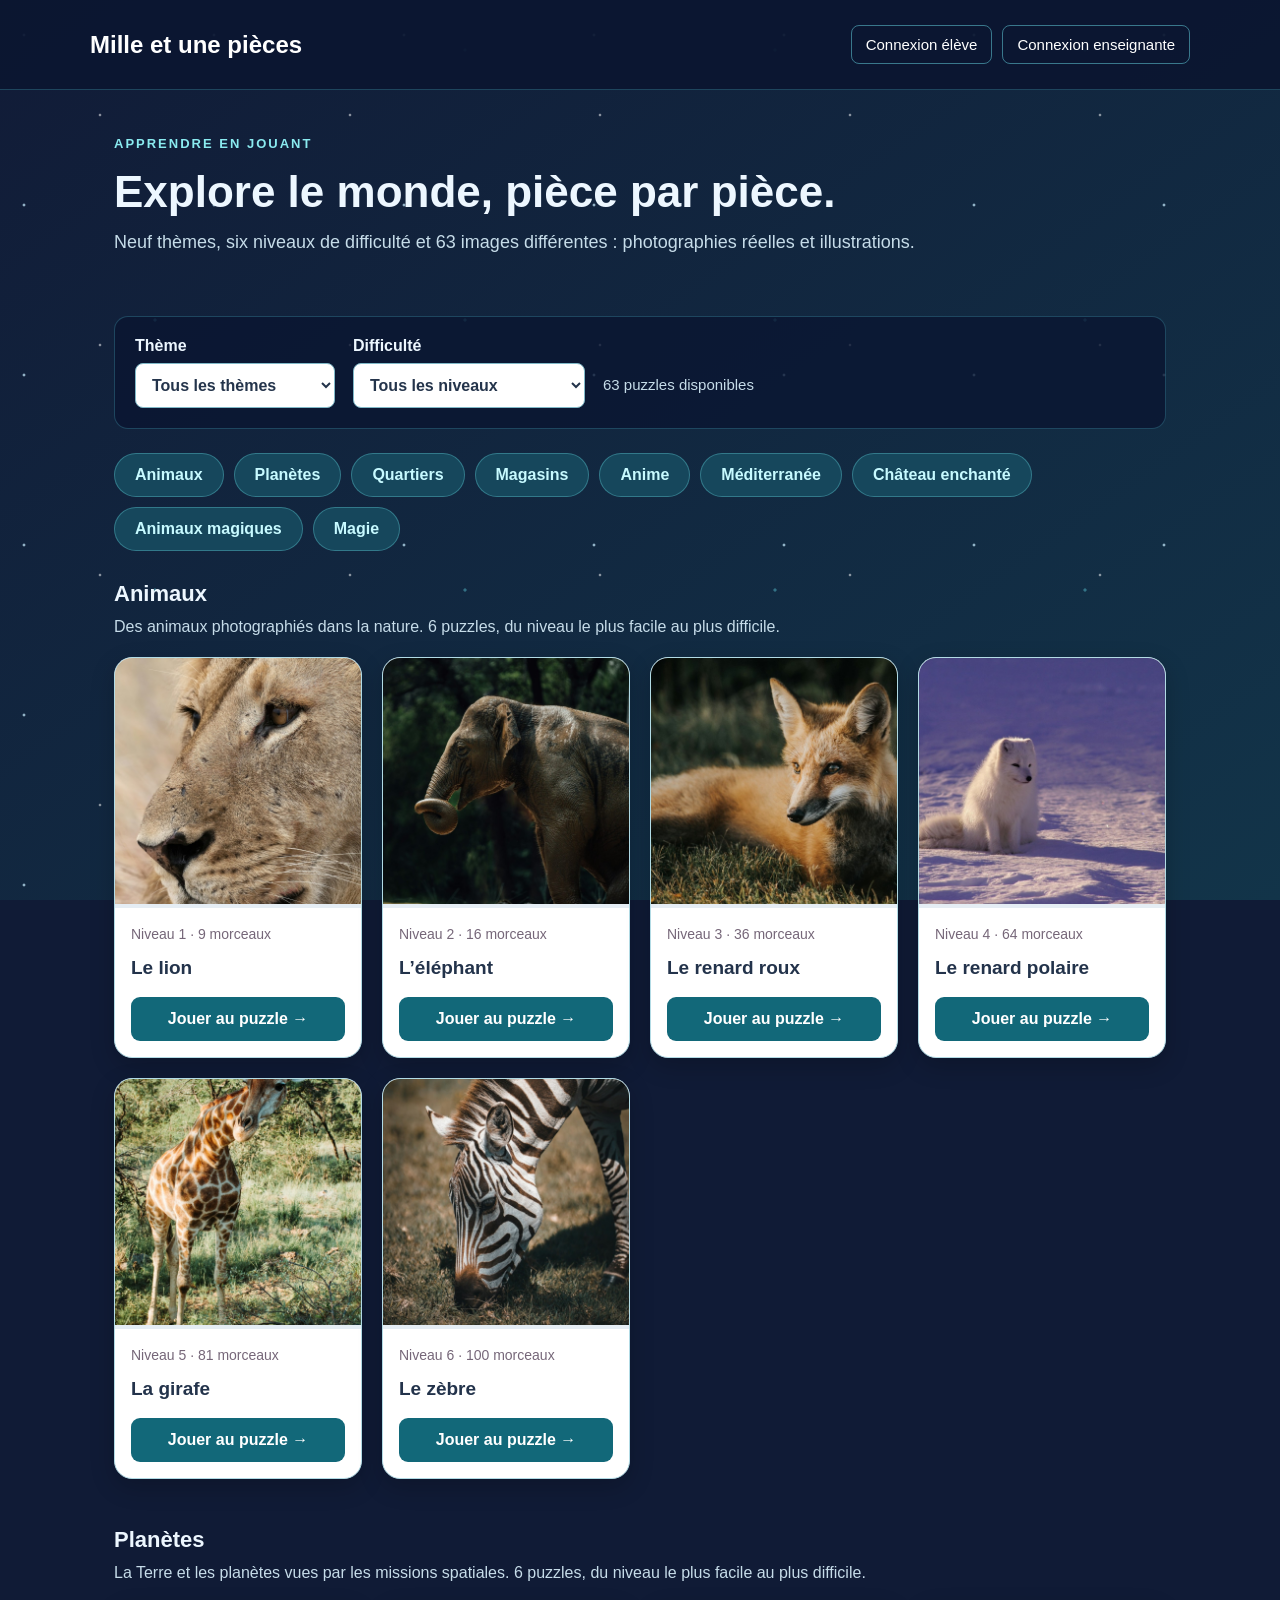
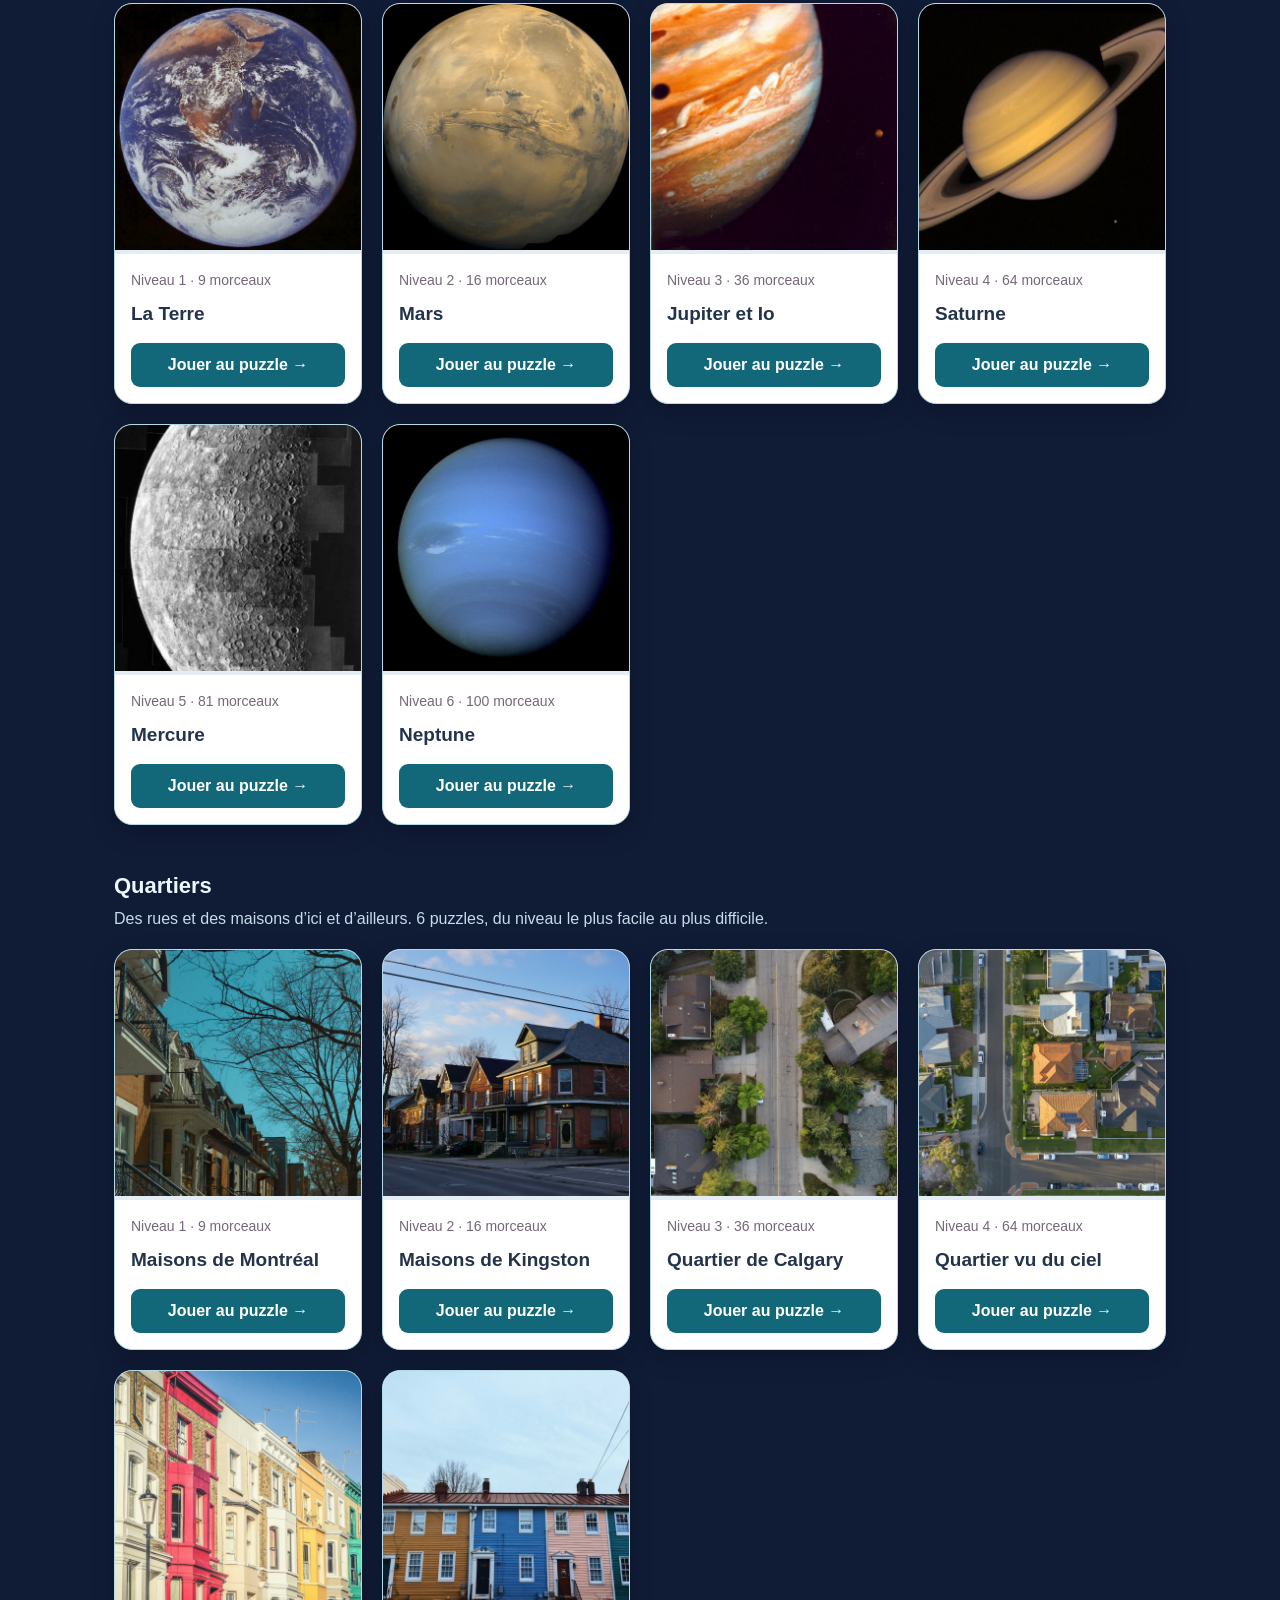
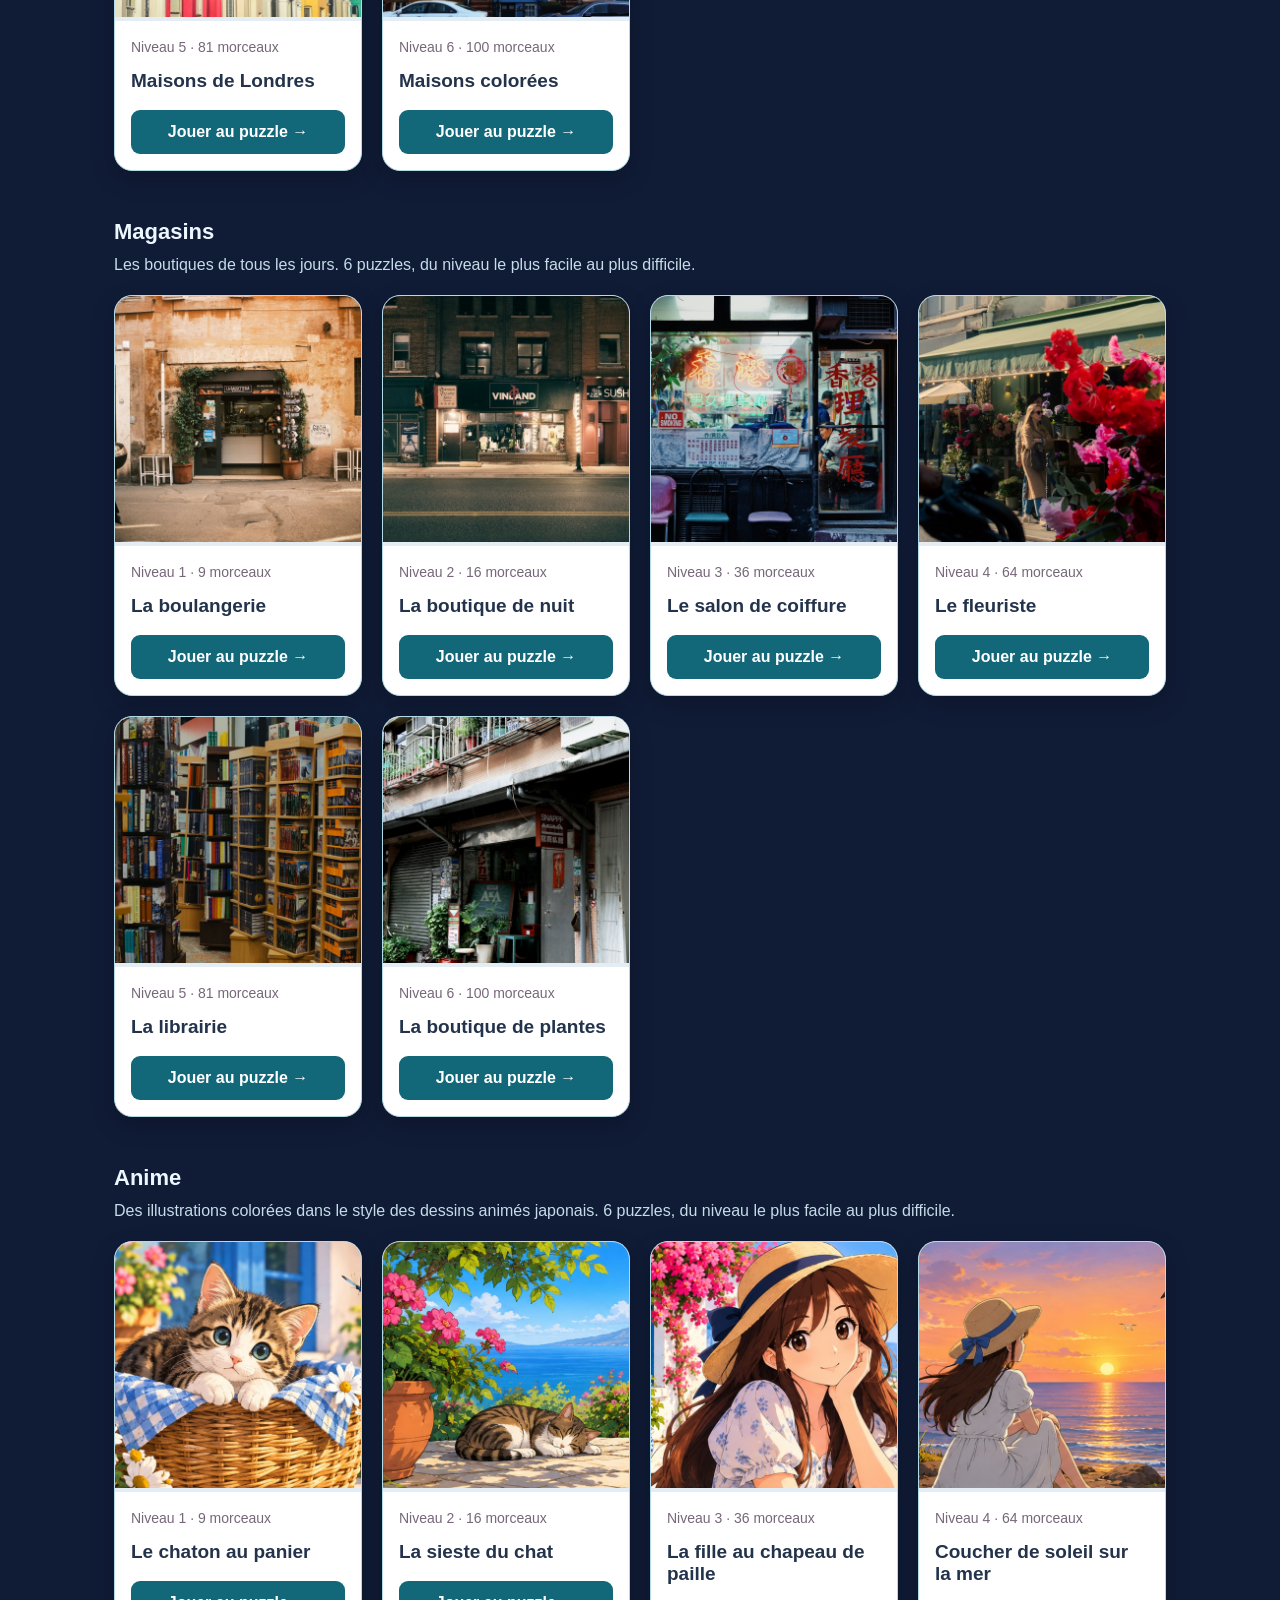
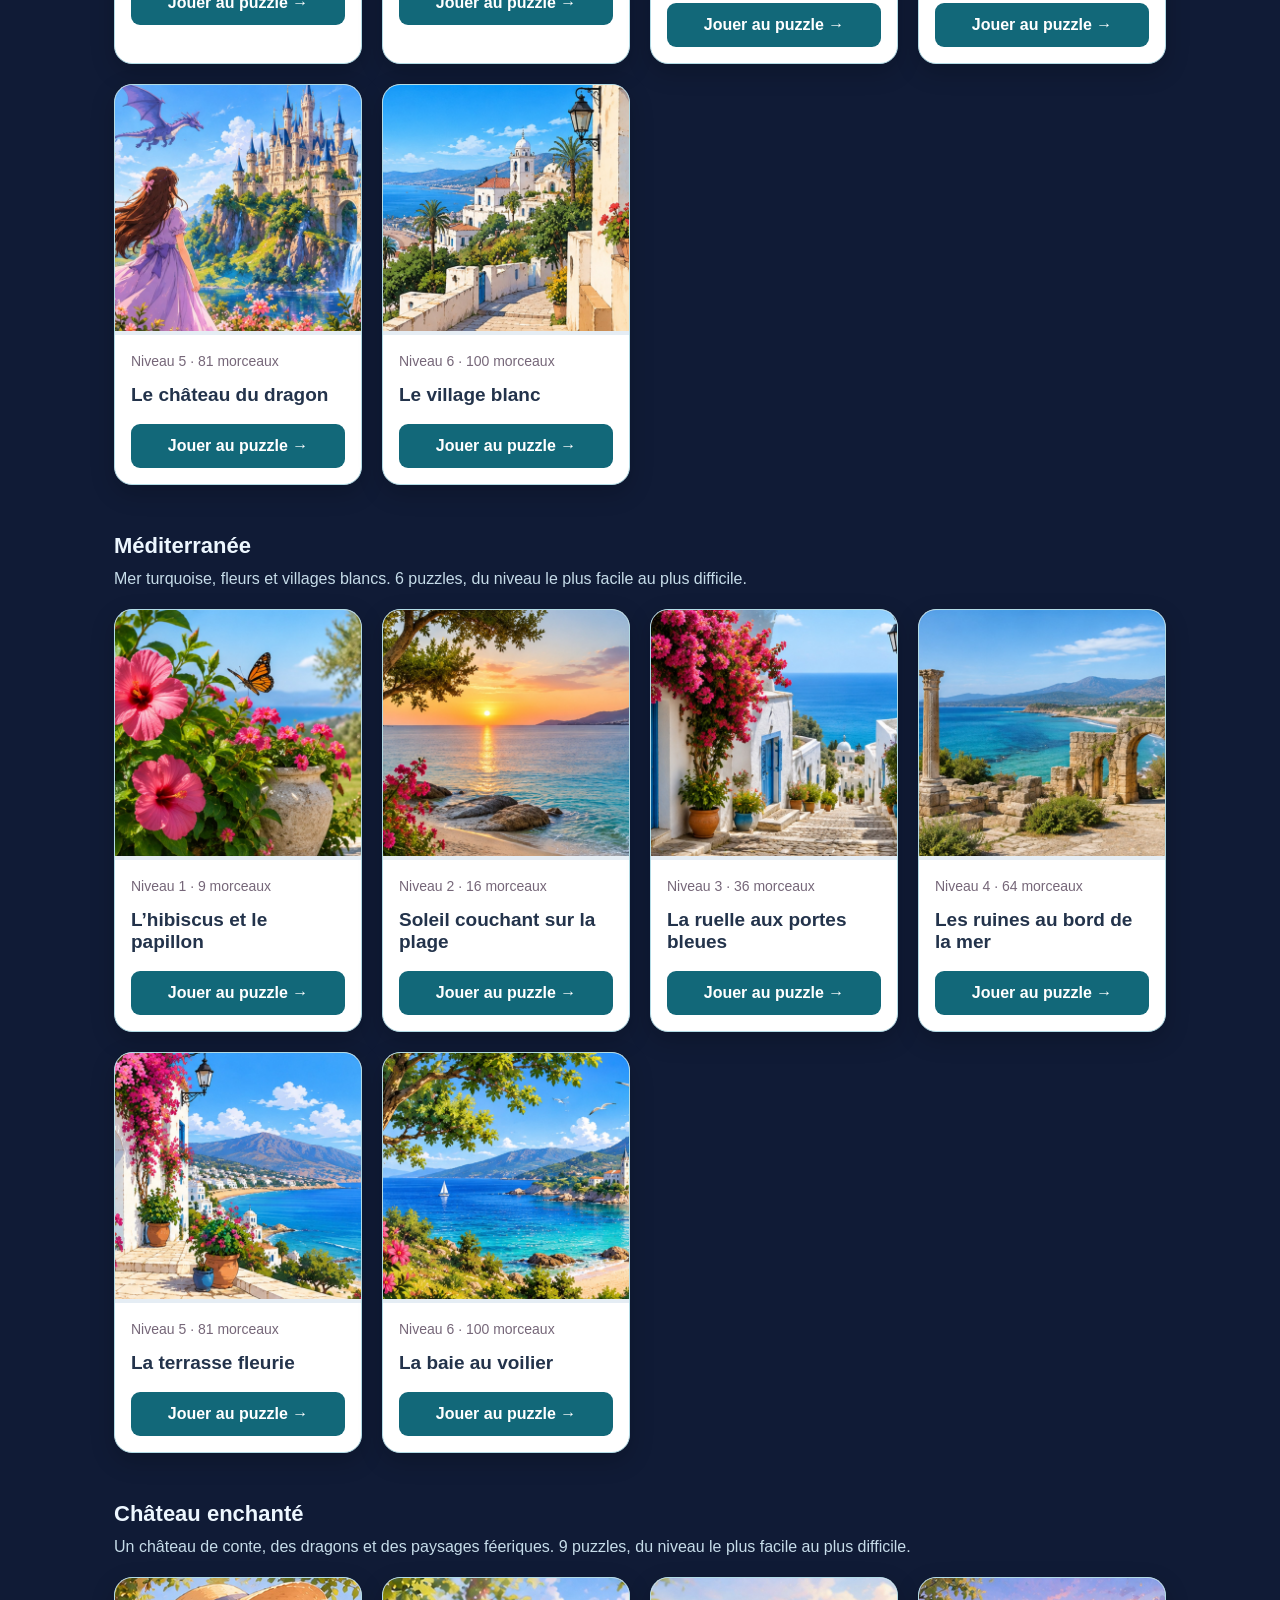
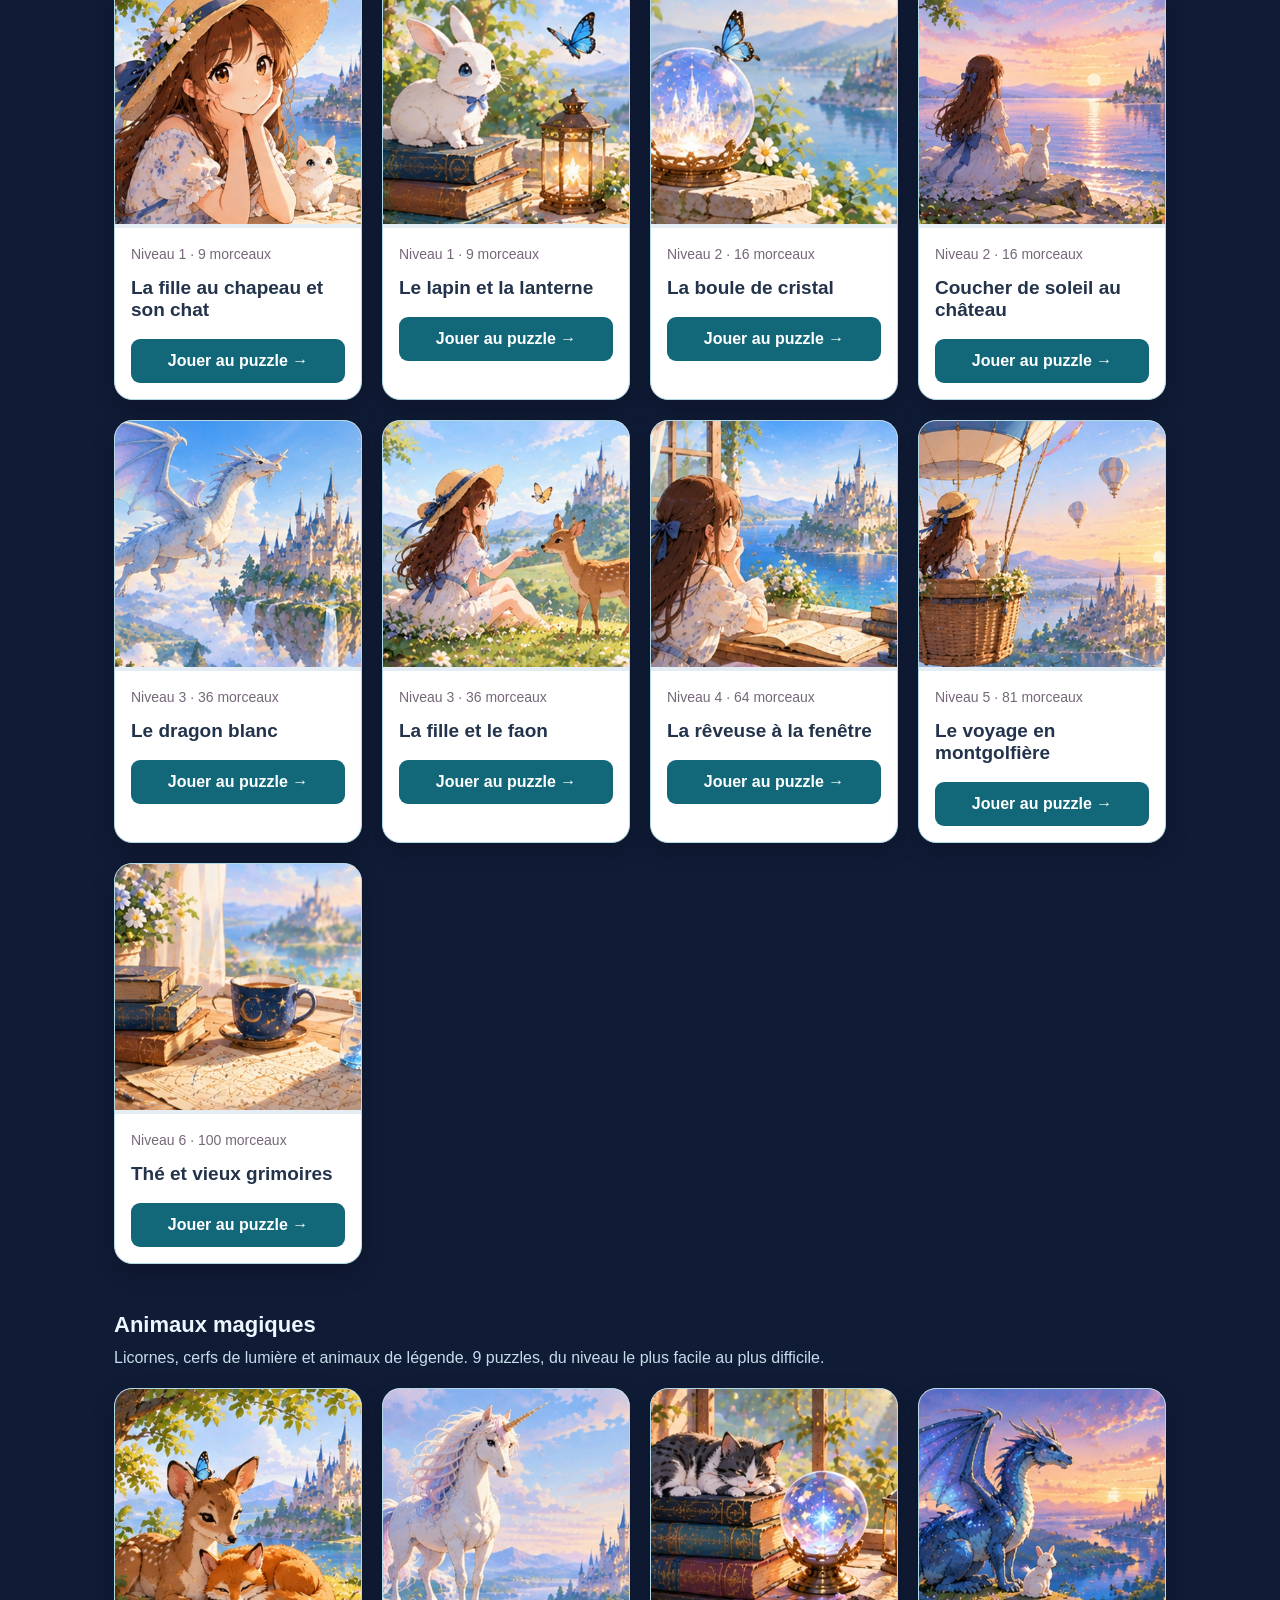
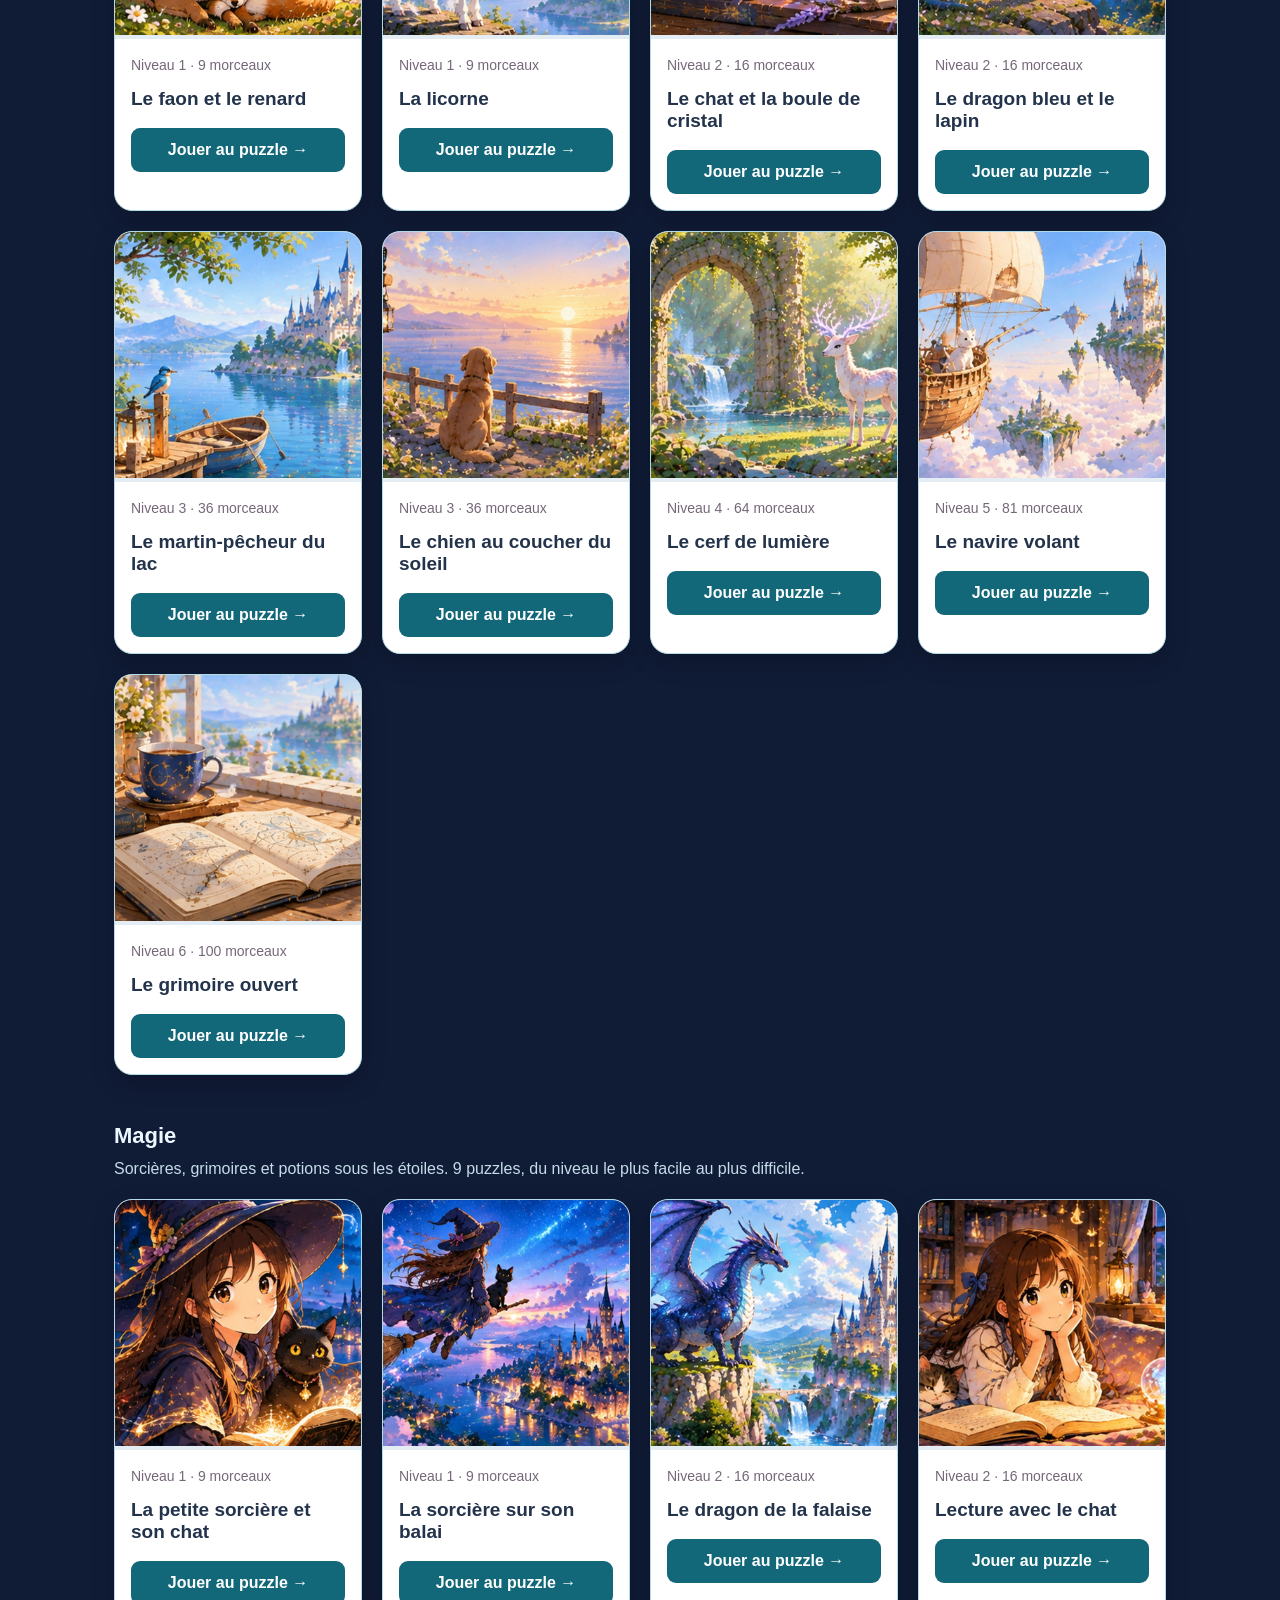
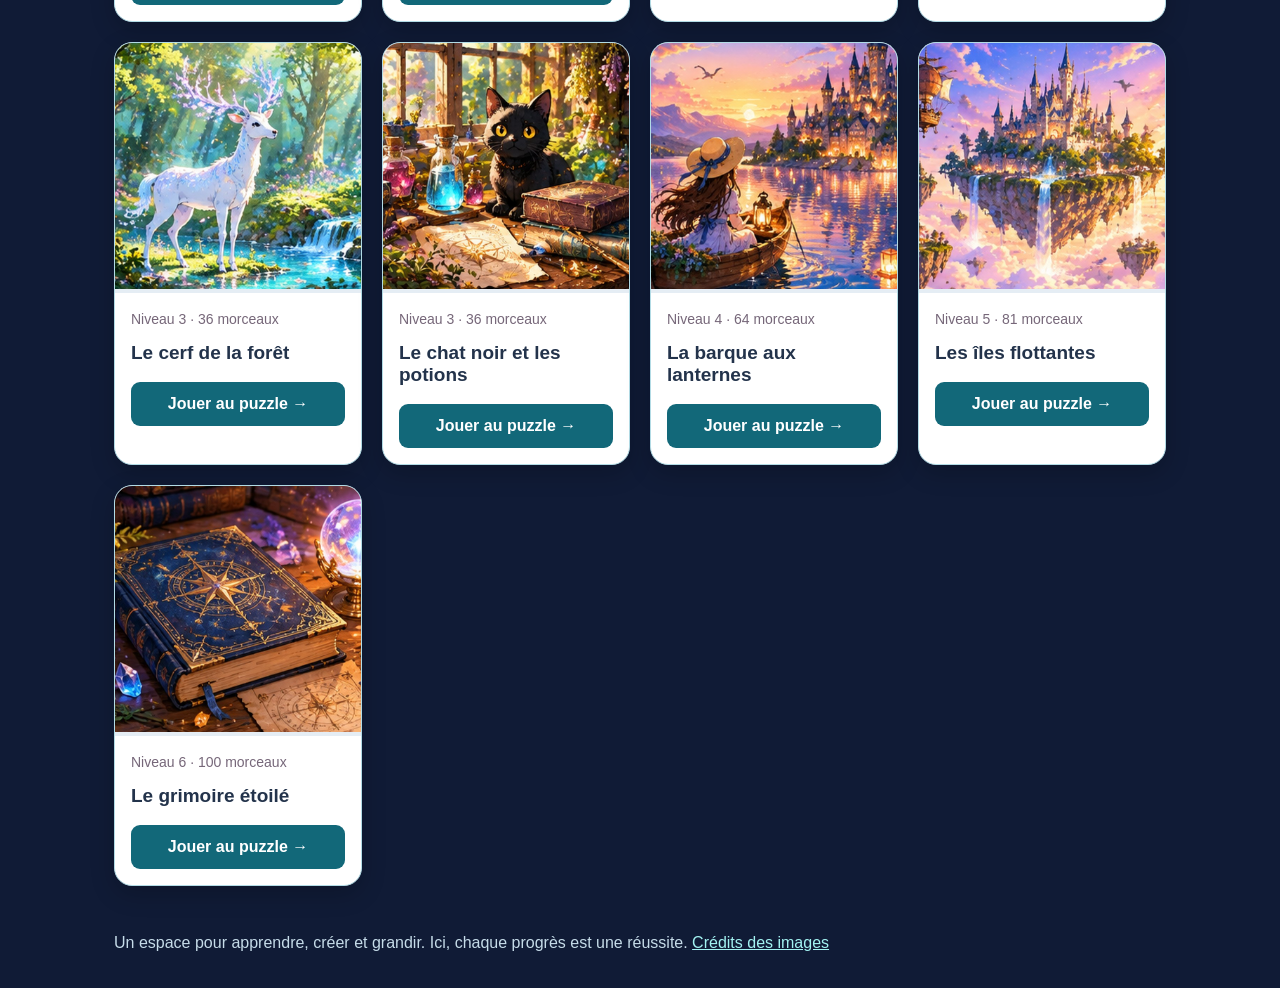
<file: index.html>
<!doctype html><html lang="fr"><head><meta charset="utf-8"><meta name="viewport" content="width=device-width,initial-scale=1"><title>Puzzles par thèmes · Mille et une pièces</title><link rel="stylesheet" href="style.css"><script src="catalogue.js" defer></script><script src="accueil.js" defer></script></head><body><header class="site-header"><a class="brand" href="index.html">Mille et une pièces</a><nav aria-label="Connexion"><a href="classe.html?role=student">Connexion élève</a><a href="classe.html?role=teacher">Connexion enseignante</a></nav></header><main><div class="intro"><span class="eyebrow">APPRENDRE EN JOUANT</span><h1>Explore le monde, pièce par pièce.</h1><p>Neuf thèmes, six niveaux de difficulté et 63 images différentes : photographies réelles et illustrations.</p></div><div class="filters"><label>Thème<select id="categoryFilter"><option value="all">Tous les thèmes</option><option>Animaux</option><option>Planètes</option><option>Quartiers</option><option>Magasins</option><option>Anime</option><option>Méditerranée</option><option>Château enchanté</option><option>Animaux magiques</option><option>Magie</option></select></label><label>Difficulté<select id="difficultyFilter"><option value="all">Tous les niveaux</option><option value="1">Niveau 1 · 9 morceaux</option><option value="2">Niveau 2 · 16 morceaux</option><option value="3">Niveau 3 · 36 morceaux</option><option value="4">Niveau 4 · 64 morceaux</option><option value="5">Niveau 5 · 81 morceaux</option><option value="6">Niveau 6 · 100 morceaux</option></select></label><p id="filterCount" role="status" aria-live="polite"></p></div><nav id="levelNav" class="level-nav" aria-label="Thèmes"></nav><div id="catalogue"></div><footer>Un espace pour apprendre, créer et grandir. Ici, chaque progrès est une réussite. <a href="credits.html">Crédits des images</a></footer></main></body></html>
</file>
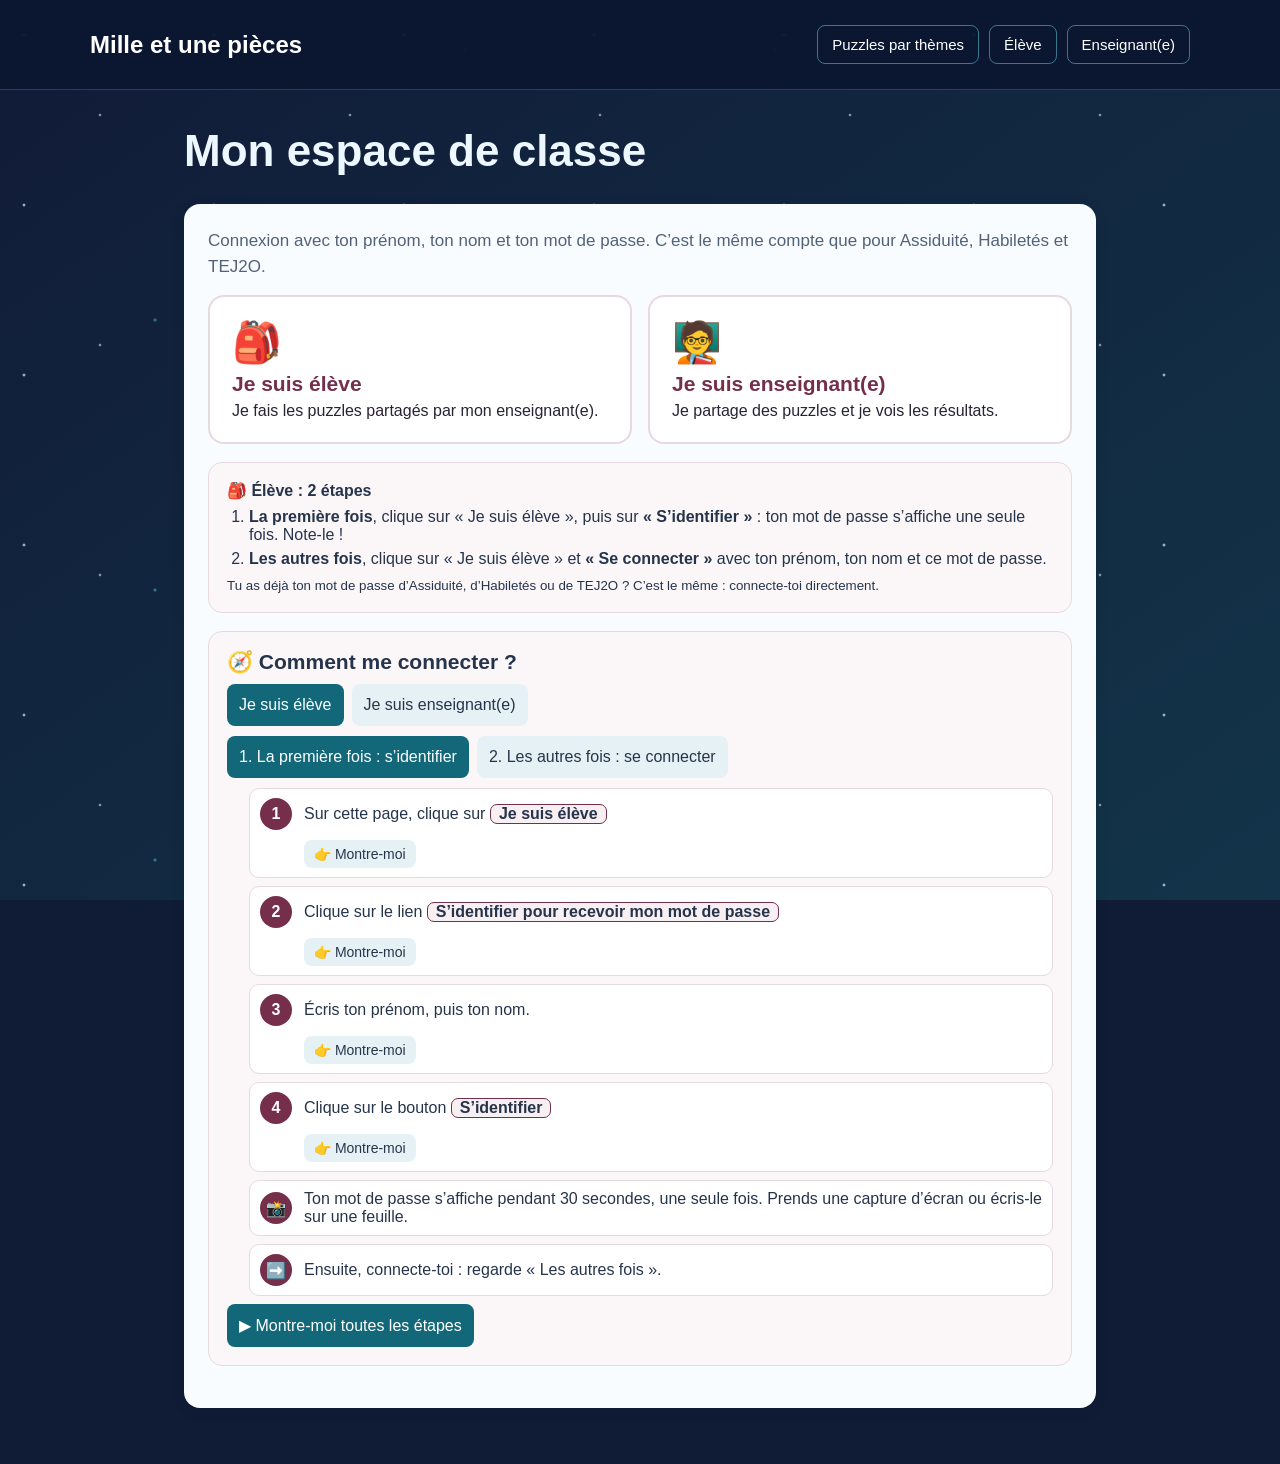
<file: classe.html>
<!doctype html><html lang="fr"><head><meta charset="utf-8"><meta name="viewport" content="width=device-width,initial-scale=1"><title>Ma classe · Mille et une pièces</title><link rel="stylesheet" href="style.css"><link rel="stylesheet" href="classe.css"><script src="catalogue.js" defer></script><script src="classe.js" defer></script></head><body><header class="site-header"><a class="brand" href="index.html">Mille et une pièces</a><nav aria-label="Navigation"><a href="index.html">Puzzles par thèmes</a><a href="classe.html?role=student">Élève</a><a href="classe.html?role=teacher">Enseignant(e)</a></nav></header><main><h1>Mon espace de classe</h1><p id="notice" role="status" aria-live="polite"></p><section id="login"><p>Chargement…</p></section><section id="dashboard" hidden><div class="top"><h2 id="welcome"></h2><button id="logout" class="secondary">Me déconnecter</button></div><div id="classes"></div></section></main></body></html>
</file>
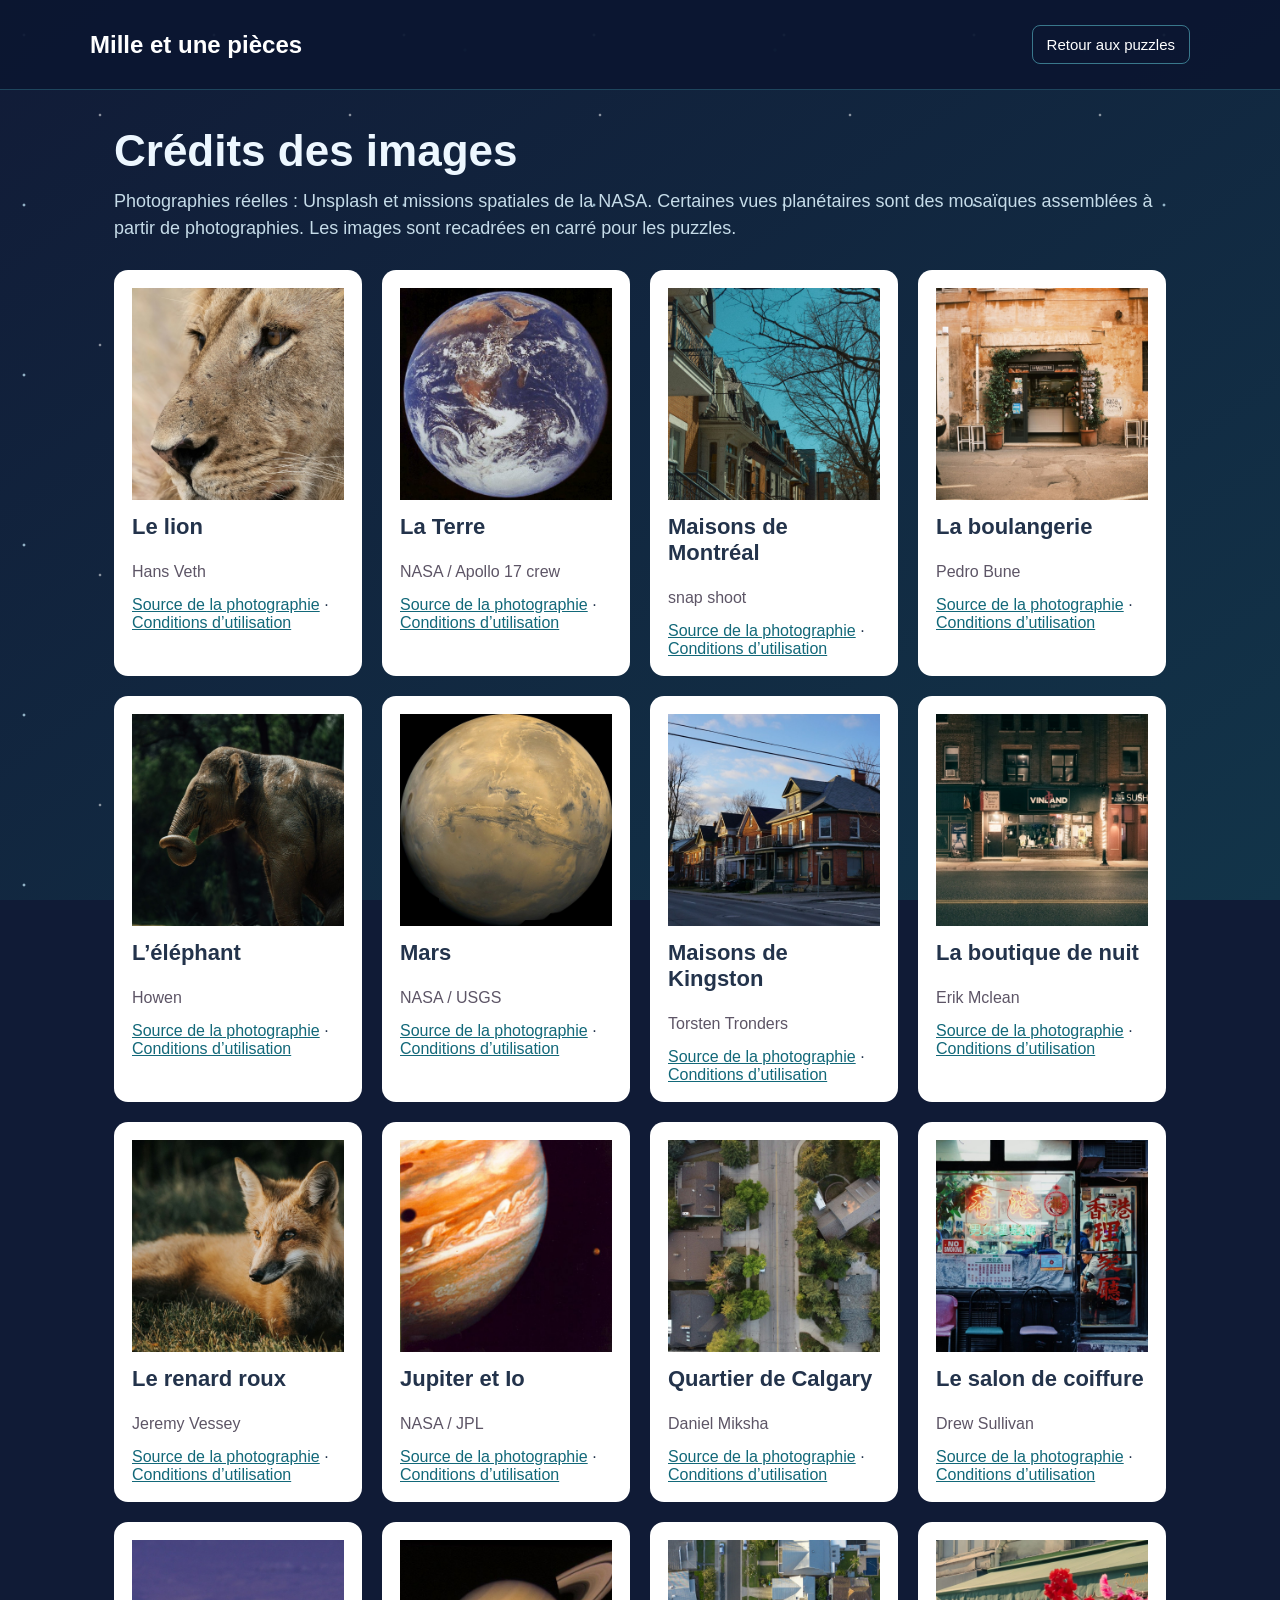
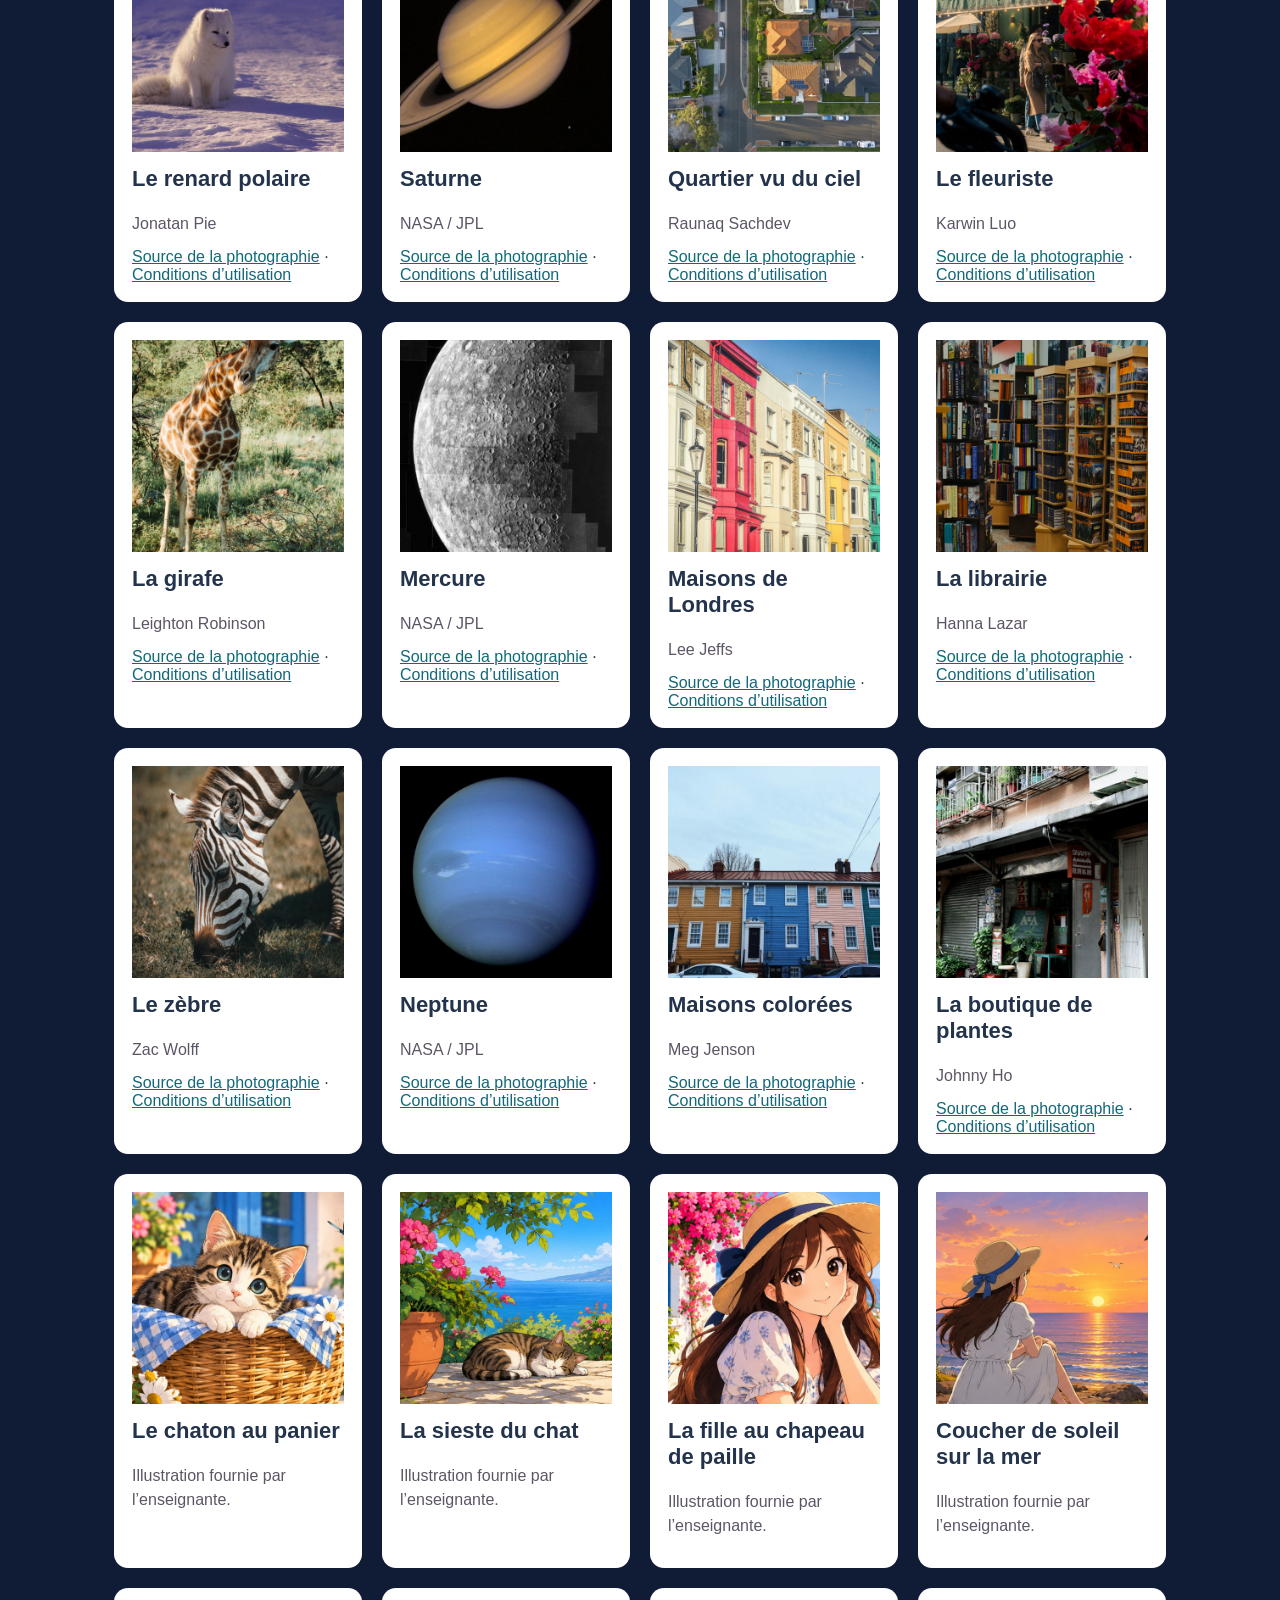
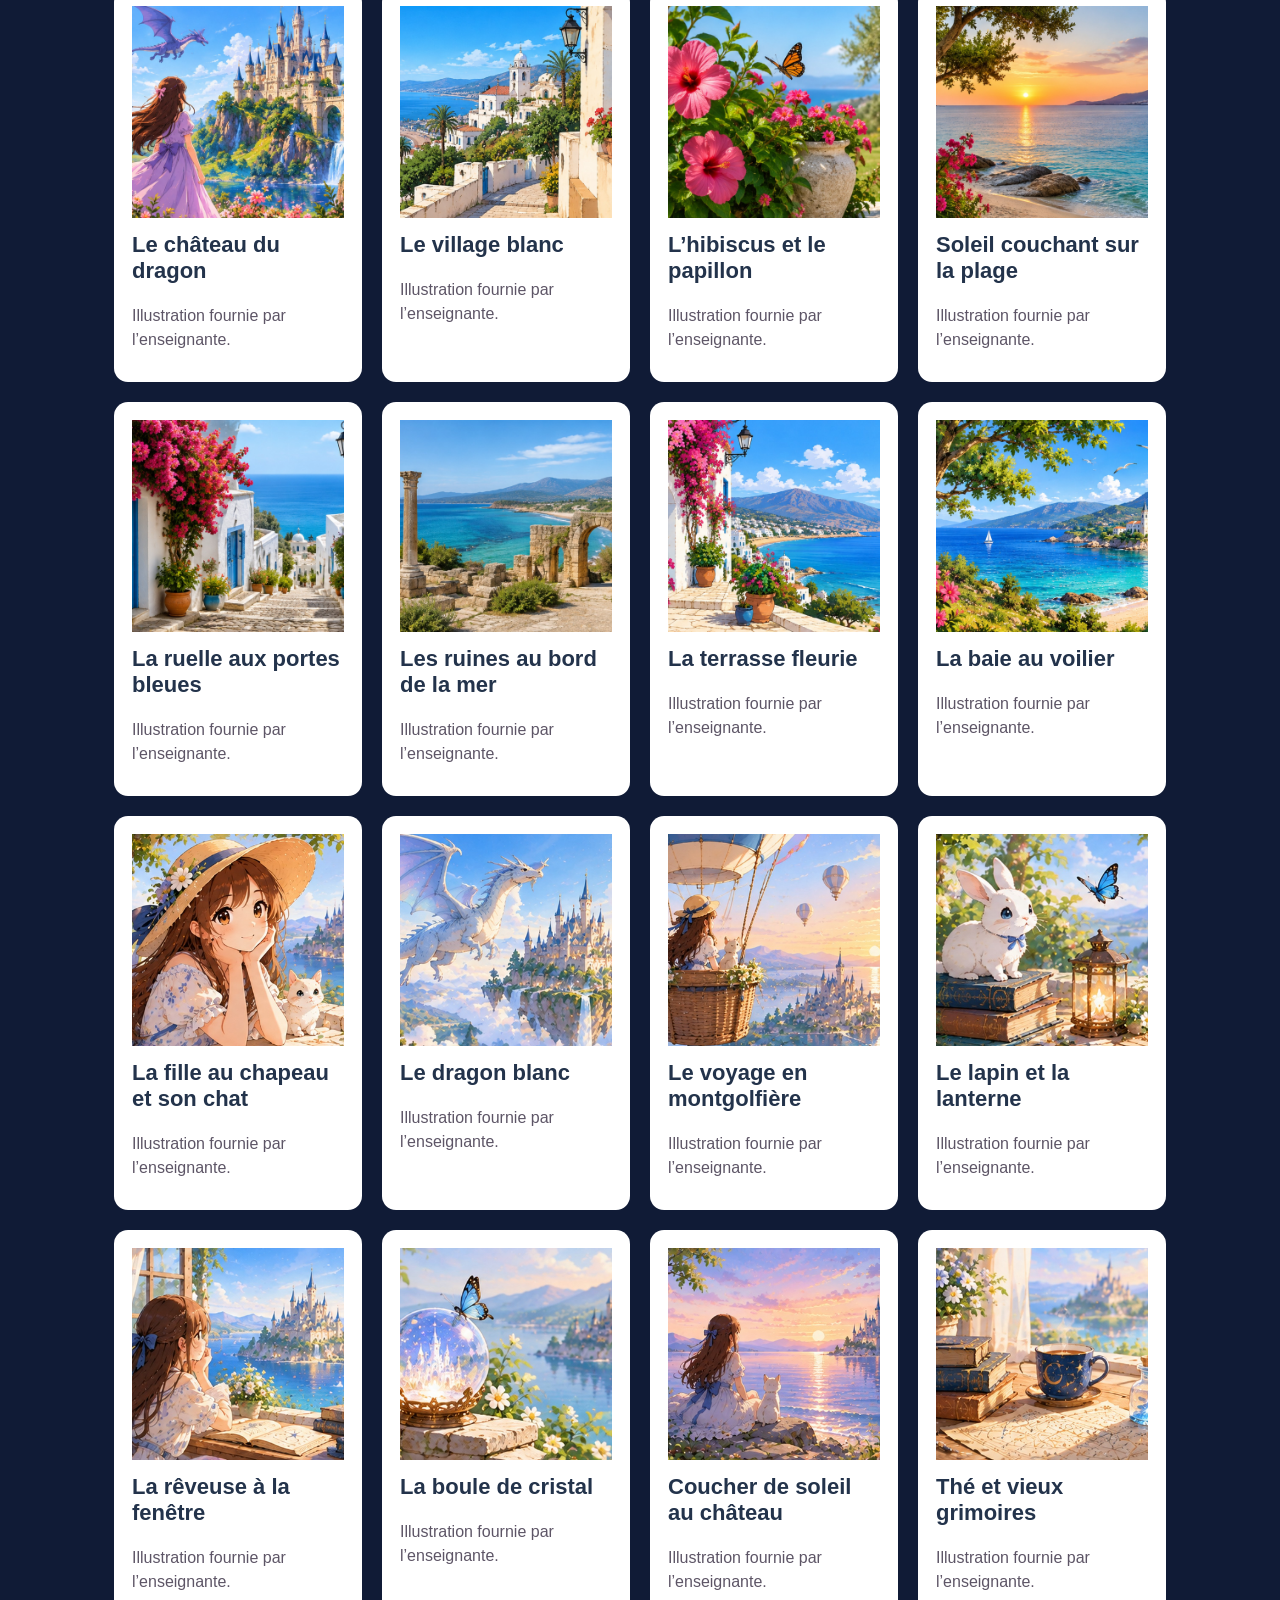
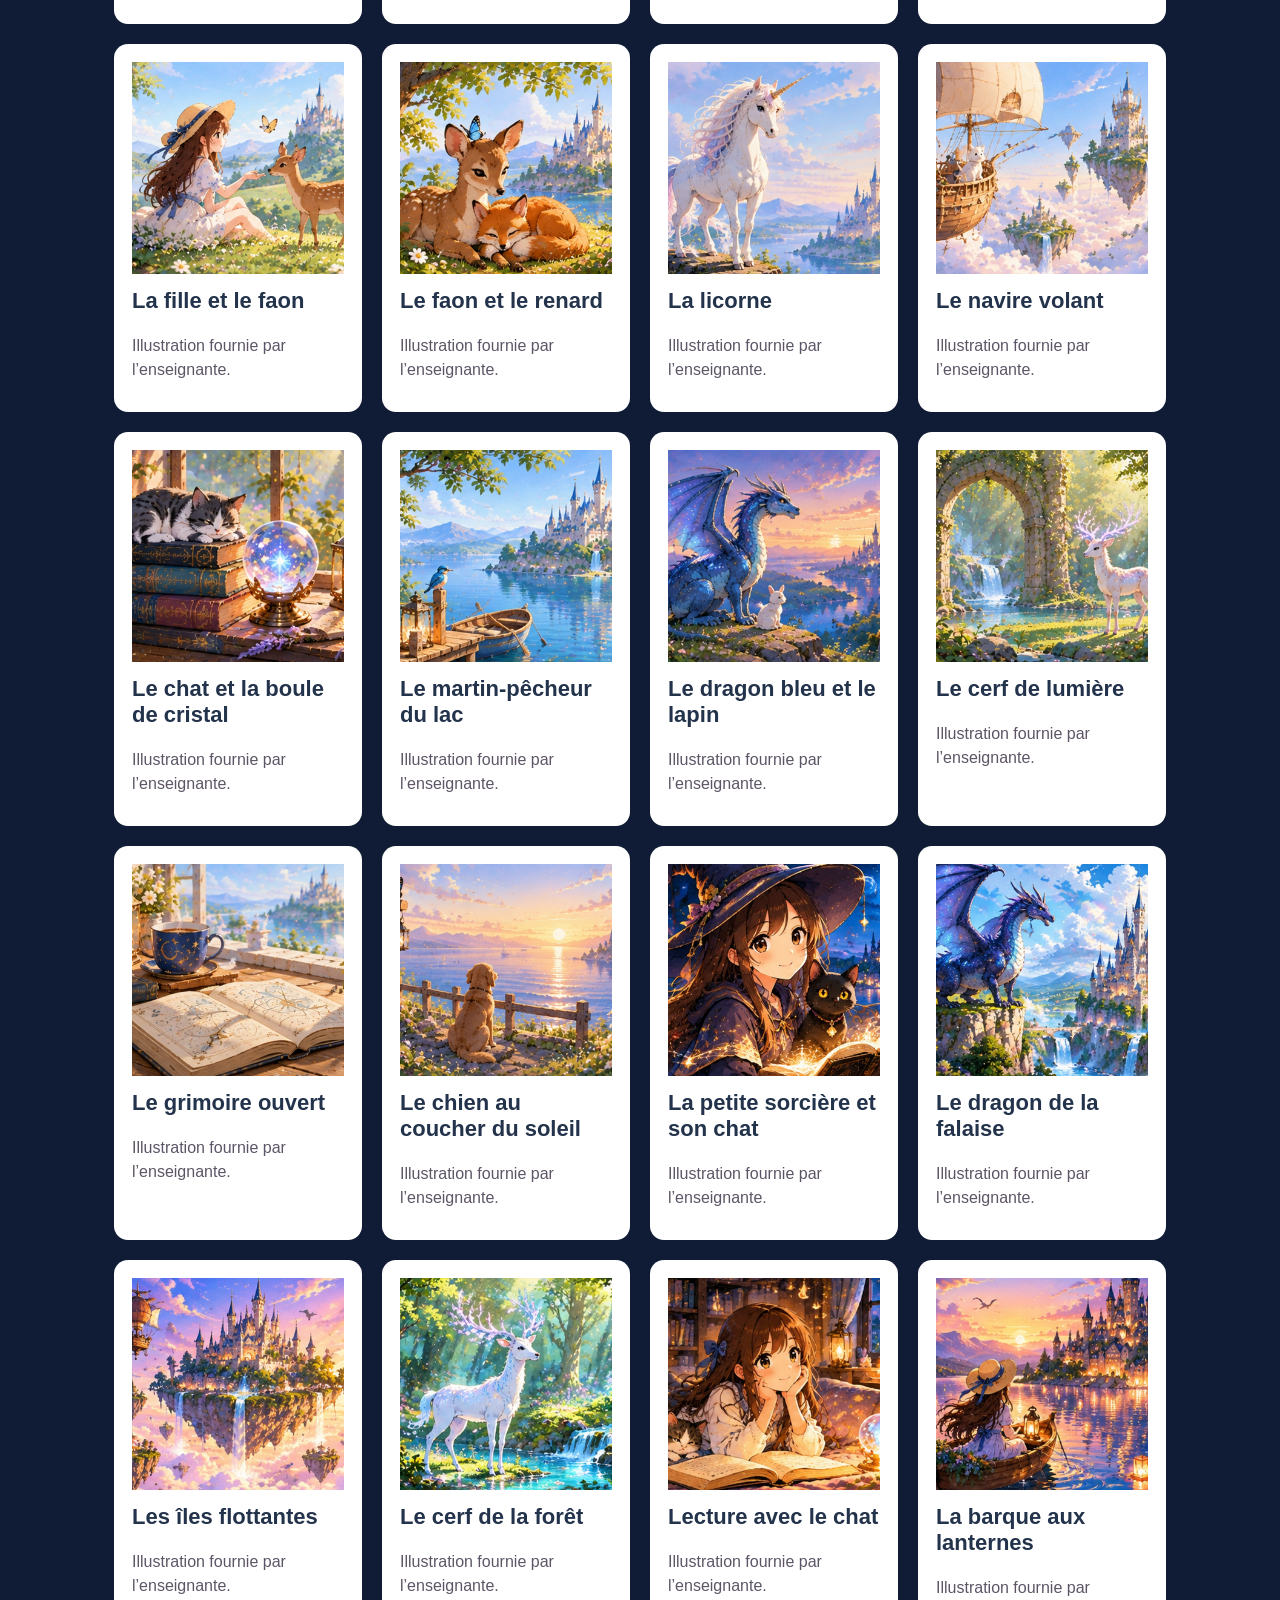
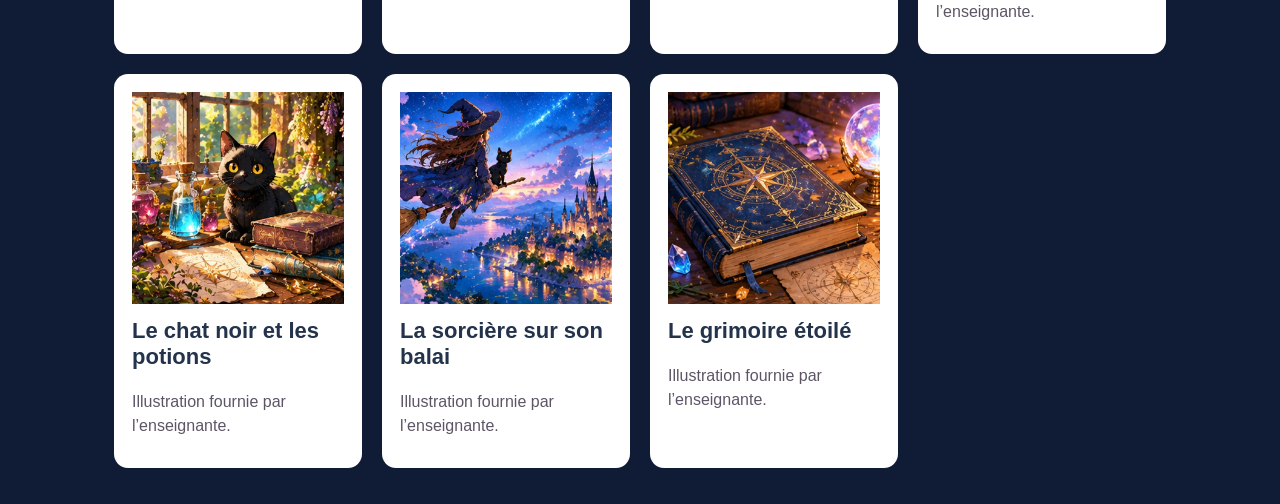
<file: credits.html>
<!doctype html><html lang="fr"><head><meta charset="utf-8"><meta name="viewport" content="width=device-width,initial-scale=1"><title>Crédits des photographies</title><link rel="stylesheet" href="style.css"><style>.credit{background:white;color:#23334b;padding:18px;border-radius:14px}.credit img{width:100%;aspect-ratio:1;object-fit:cover}.credit p{font-size:16px;margin:12px 0}.credit a{color:#126879}</style></head><body><header class="site-header"><a class="brand" href="index.html">Mille et une pièces</a><nav><a href="index.html">Retour aux puzzles</a></nav></header><main><h1>Crédits des images</h1><p style="color:#c6dce9">Photographies réelles : Unsplash et missions spatiales de la NASA. Certaines vues planétaires sont des mosaïques assemblées à partir de photographies. Les images sont recadrées en carré pour les puzzles.</p><div class="grid"><article class="credit"><img src="images/animals-1.jpg" alt="Le lion" loading="lazy"><h2>Le lion</h2><p>Hans Veth</p><a href="https://unsplash.com/photos/Xk-M3viIIJI">Source de la photographie</a> · <a href="https://unsplash.com/license">Conditions d’utilisation</a></article><article class="credit"><img src="images/planets-1.jpg" alt="La Terre" loading="lazy"><h2>La Terre</h2><p>NASA / Apollo 17 crew</p><a href="https://nssdc.gsfc.nasa.gov/photo_gallery/photogallery-earth.html">Source de la photographie</a> · <a href="https://www.nasa.gov/nasa-brand-center/images-and-media/">Conditions d’utilisation</a></article><article class="credit"><img src="images/neighborhoods-1.jpg" alt="Maisons de Montréal" loading="lazy"><h2>Maisons de Montréal</h2><p>snap shoot</p><a href="https://unsplash.com/photos/PqRBSzmlfY8">Source de la photographie</a> · <a href="https://unsplash.com/license">Conditions d’utilisation</a></article><article class="credit"><img src="images/shops-1.jpg" alt="La boulangerie" loading="lazy"><h2>La boulangerie</h2><p>Pedro Bune</p><a href="https://unsplash.com/photos/WTuAYEnzQw4">Source de la photographie</a> · <a href="https://unsplash.com/license">Conditions d’utilisation</a></article><article class="credit"><img src="images/animals-2.jpg" alt="L’éléphant" loading="lazy"><h2>L’éléphant</h2><p>Howen</p><a href="https://unsplash.com/photos/kfurwQvAGG0">Source de la photographie</a> · <a href="https://unsplash.com/license">Conditions d’utilisation</a></article><article class="credit"><img src="images/planets-2.jpg" alt="Mars" loading="lazy"><h2>Mars</h2><p>NASA / USGS</p><a href="https://nssdc.gsfc.nasa.gov/photo_gallery/photogallery-mars.html">Source de la photographie</a> · <a href="https://www.nasa.gov/nasa-brand-center/images-and-media/">Conditions d’utilisation</a></article><article class="credit"><img src="images/neighborhoods-2.jpg" alt="Maisons de Kingston" loading="lazy"><h2>Maisons de Kingston</h2><p>Torsten Tronders</p><a href="https://unsplash.com/photos/KeNlcK50BSM">Source de la photographie</a> · <a href="https://unsplash.com/license">Conditions d’utilisation</a></article><article class="credit"><img src="images/shops-2.jpg" alt="La boutique de nuit" loading="lazy"><h2>La boutique de nuit</h2><p>Erik Mclean</p><a href="https://unsplash.com/photos/Pfbj7KK1e30">Source de la photographie</a> · <a href="https://unsplash.com/license">Conditions d’utilisation</a></article><article class="credit"><img src="images/animals-3.jpg" alt="Le renard roux" loading="lazy"><h2>Le renard roux</h2><p>Jeremy Vessey</p><a href="https://unsplash.com/photos/oM4uCeXpKSc">Source de la photographie</a> · <a href="https://unsplash.com/license">Conditions d’utilisation</a></article><article class="credit"><img src="images/planets-3.jpg" alt="Jupiter et Io" loading="lazy"><h2>Jupiter et Io</h2><p>NASA / JPL</p><a href="https://nssdc.gsfc.nasa.gov/photo_gallery/photogallery-jupiter.html">Source de la photographie</a> · <a href="https://www.nasa.gov/nasa-brand-center/images-and-media/">Conditions d’utilisation</a></article><article class="credit"><img src="images/neighborhoods-3.jpg" alt="Quartier de Calgary" loading="lazy"><h2>Quartier de Calgary</h2><p>Daniel Miksha</p><a href="https://unsplash.com/photos/4G7ZEDzH-6w">Source de la photographie</a> · <a href="https://unsplash.com/license">Conditions d’utilisation</a></article><article class="credit"><img src="images/shops-3.jpg" alt="Le salon de coiffure" loading="lazy"><h2>Le salon de coiffure</h2><p>Drew Sullivan</p><a href="https://unsplash.com/photos/OK-7LWLp5p8">Source de la photographie</a> · <a href="https://unsplash.com/license">Conditions d’utilisation</a></article><article class="credit"><img src="images/animals-4.jpg" alt="Le renard polaire" loading="lazy"><h2>Le renard polaire</h2><p>Jonatan Pie</p><a href="https://unsplash.com/photos/xgTMSz6kegE">Source de la photographie</a> · <a href="https://unsplash.com/license">Conditions d’utilisation</a></article><article class="credit"><img src="images/planets-4.jpg" alt="Saturne" loading="lazy"><h2>Saturne</h2><p>NASA / JPL</p><a href="https://nssdc.gsfc.nasa.gov/photo_gallery/photogallery-saturn.html">Source de la photographie</a> · <a href="https://www.nasa.gov/nasa-brand-center/images-and-media/">Conditions d’utilisation</a></article><article class="credit"><img src="images/neighborhoods-4.jpg" alt="Quartier vu du ciel" loading="lazy"><h2>Quartier vu du ciel</h2><p>Raunaq Sachdev</p><a href="https://unsplash.com/photos/CL2XoqALqAA">Source de la photographie</a> · <a href="https://unsplash.com/license">Conditions d’utilisation</a></article><article class="credit"><img src="images/shops-4.jpg" alt="Le fleuriste" loading="lazy"><h2>Le fleuriste</h2><p>Karwin Luo</p><a href="https://unsplash.com/photos/p-nDp7mXAeQ">Source de la photographie</a> · <a href="https://unsplash.com/license">Conditions d’utilisation</a></article><article class="credit"><img src="images/animals-5.jpg" alt="La girafe" loading="lazy"><h2>La girafe</h2><p>Leighton Robinson</p><a href="https://unsplash.com/photos/Qf3qxh6g_Ac">Source de la photographie</a> · <a href="https://unsplash.com/license">Conditions d’utilisation</a></article><article class="credit"><img src="images/planets-5.jpg" alt="Mercure" loading="lazy"><h2>Mercure</h2><p>NASA / JPL</p><a href="https://nssdc.gsfc.nasa.gov/photo_gallery/photogallery-mercury.html">Source de la photographie</a> · <a href="https://www.nasa.gov/nasa-brand-center/images-and-media/">Conditions d’utilisation</a></article><article class="credit"><img src="images/neighborhoods-5.jpg" alt="Maisons de Londres" loading="lazy"><h2>Maisons de Londres</h2><p>Lee Jeffs</p><a href="https://unsplash.com/photos/P709cb13vWI">Source de la photographie</a> · <a href="https://unsplash.com/license">Conditions d’utilisation</a></article><article class="credit"><img src="images/shops-5.jpg" alt="La librairie" loading="lazy"><h2>La librairie</h2><p>Hanna Lazar</p><a href="https://unsplash.com/photos/Pg0ZDRyWjSc">Source de la photographie</a> · <a href="https://unsplash.com/license">Conditions d’utilisation</a></article><article class="credit"><img src="images/animals-6.jpg" alt="Le zèbre" loading="lazy"><h2>Le zèbre</h2><p>Zac Wolff</p><a href="https://unsplash.com/photos/kmQFBYibklw">Source de la photographie</a> · <a href="https://unsplash.com/license">Conditions d’utilisation</a></article><article class="credit"><img src="images/planets-6.jpg" alt="Neptune" loading="lazy"><h2>Neptune</h2><p>NASA / JPL</p><a href="https://nssdc.gsfc.nasa.gov/photo_gallery/photogallery-neptune.html">Source de la photographie</a> · <a href="https://www.nasa.gov/nasa-brand-center/images-and-media/">Conditions d’utilisation</a></article><article class="credit"><img src="images/neighborhoods-6.jpg" alt="Maisons colorées" loading="lazy"><h2>Maisons colorées</h2><p>Meg Jenson</p><a href="https://unsplash.com/photos/bjh71cPmJCU">Source de la photographie</a> · <a href="https://unsplash.com/license">Conditions d’utilisation</a></article><article class="credit"><img src="images/shops-6.jpg" alt="La boutique de plantes" loading="lazy"><h2>La boutique de plantes</h2><p>Johnny Ho</p><a href="https://unsplash.com/photos/MrVJ188KCL4">Source de la photographie</a> · <a href="https://unsplash.com/license">Conditions d’utilisation</a></article><article class="credit"><img src="images/anime-1.jpg" alt="Le chaton au panier" loading="lazy"><h2>Le chaton au panier</h2><p>Illustration fournie par l’enseignante.</p></article><article class="credit"><img src="images/anime-2.jpg" alt="La sieste du chat" loading="lazy"><h2>La sieste du chat</h2><p>Illustration fournie par l’enseignante.</p></article><article class="credit"><img src="images/anime-3.jpg" alt="La fille au chapeau de paille" loading="lazy"><h2>La fille au chapeau de paille</h2><p>Illustration fournie par l’enseignante.</p></article><article class="credit"><img src="images/anime-4.jpg" alt="Coucher de soleil sur la mer" loading="lazy"><h2>Coucher de soleil sur la mer</h2><p>Illustration fournie par l’enseignante.</p></article><article class="credit"><img src="images/anime-5.jpg" alt="Le château du dragon" loading="lazy"><h2>Le château du dragon</h2><p>Illustration fournie par l’enseignante.</p></article><article class="credit"><img src="images/anime-6.jpg" alt="Le village blanc" loading="lazy"><h2>Le village blanc</h2><p>Illustration fournie par l’enseignante.</p></article><article class="credit"><img src="images/mediterranee-1.jpg" alt="L’hibiscus et le papillon" loading="lazy"><h2>L’hibiscus et le papillon</h2><p>Illustration fournie par l’enseignante.</p></article><article class="credit"><img src="images/mediterranee-2.jpg" alt="Soleil couchant sur la plage" loading="lazy"><h2>Soleil couchant sur la plage</h2><p>Illustration fournie par l’enseignante.</p></article><article class="credit"><img src="images/mediterranee-3.jpg" alt="La ruelle aux portes bleues" loading="lazy"><h2>La ruelle aux portes bleues</h2><p>Illustration fournie par l’enseignante.</p></article><article class="credit"><img src="images/mediterranee-4.jpg" alt="Les ruines au bord de la mer" loading="lazy"><h2>Les ruines au bord de la mer</h2><p>Illustration fournie par l’enseignante.</p></article><article class="credit"><img src="images/mediterranee-5.jpg" alt="La terrasse fleurie" loading="lazy"><h2>La terrasse fleurie</h2><p>Illustration fournie par l’enseignante.</p></article><article class="credit"><img src="images/mediterranee-6.jpg" alt="La baie au voilier" loading="lazy"><h2>La baie au voilier</h2><p>Illustration fournie par l’enseignante.</p></article><article class="credit"><img src="images/chateau-1.jpg" alt="La fille au chapeau et son chat" loading="lazy"><h2>La fille au chapeau et son chat</h2><p>Illustration fournie par l’enseignante.</p></article><article class="credit"><img src="images/chateau-2.jpg" alt="Le dragon blanc" loading="lazy"><h2>Le dragon blanc</h2><p>Illustration fournie par l’enseignante.</p></article><article class="credit"><img src="images/chateau-3.jpg" alt="Le voyage en montgolfière" loading="lazy"><h2>Le voyage en montgolfière</h2><p>Illustration fournie par l’enseignante.</p></article><article class="credit"><img src="images/chateau-4.jpg" alt="Le lapin et la lanterne" loading="lazy"><h2>Le lapin et la lanterne</h2><p>Illustration fournie par l’enseignante.</p></article><article class="credit"><img src="images/chateau-5.jpg" alt="La rêveuse à la fenêtre" loading="lazy"><h2>La rêveuse à la fenêtre</h2><p>Illustration fournie par l’enseignante.</p></article><article class="credit"><img src="images/chateau-6.jpg" alt="La boule de cristal" loading="lazy"><h2>La boule de cristal</h2><p>Illustration fournie par l’enseignante.</p></article><article class="credit"><img src="images/chateau-7.jpg" alt="Coucher de soleil au château" loading="lazy"><h2>Coucher de soleil au château</h2><p>Illustration fournie par l’enseignante.</p></article><article class="credit"><img src="images/chateau-8.jpg" alt="Thé et vieux grimoires" loading="lazy"><h2>Thé et vieux grimoires</h2><p>Illustration fournie par l’enseignante.</p></article><article class="credit"><img src="images/chateau-9.jpg" alt="La fille et le faon" loading="lazy"><h2>La fille et le faon</h2><p>Illustration fournie par l’enseignante.</p></article><article class="credit"><img src="images/magiques-1.jpg" alt="Le faon et le renard" loading="lazy"><h2>Le faon et le renard</h2><p>Illustration fournie par l’enseignante.</p></article><article class="credit"><img src="images/magiques-2.jpg" alt="La licorne" loading="lazy"><h2>La licorne</h2><p>Illustration fournie par l’enseignante.</p></article><article class="credit"><img src="images/magiques-3.jpg" alt="Le navire volant" loading="lazy"><h2>Le navire volant</h2><p>Illustration fournie par l’enseignante.</p></article><article class="credit"><img src="images/magiques-4.jpg" alt="Le chat et la boule de cristal" loading="lazy"><h2>Le chat et la boule de cristal</h2><p>Illustration fournie par l’enseignante.</p></article><article class="credit"><img src="images/magiques-5.jpg" alt="Le martin-pêcheur du lac" loading="lazy"><h2>Le martin-pêcheur du lac</h2><p>Illustration fournie par l’enseignante.</p></article><article class="credit"><img src="images/magiques-6.jpg" alt="Le dragon bleu et le lapin" loading="lazy"><h2>Le dragon bleu et le lapin</h2><p>Illustration fournie par l’enseignante.</p></article><article class="credit"><img src="images/magiques-7.jpg" alt="Le cerf de lumière" loading="lazy"><h2>Le cerf de lumière</h2><p>Illustration fournie par l’enseignante.</p></article><article class="credit"><img src="images/magiques-8.jpg" alt="Le grimoire ouvert" loading="lazy"><h2>Le grimoire ouvert</h2><p>Illustration fournie par l’enseignante.</p></article><article class="credit"><img src="images/magiques-9.jpg" alt="Le chien au coucher du soleil" loading="lazy"><h2>Le chien au coucher du soleil</h2><p>Illustration fournie par l’enseignante.</p></article><article class="credit"><img src="images/magie-1.jpg" alt="La petite sorcière et son chat" loading="lazy"><h2>La petite sorcière et son chat</h2><p>Illustration fournie par l’enseignante.</p></article><article class="credit"><img src="images/magie-2.jpg" alt="Le dragon de la falaise" loading="lazy"><h2>Le dragon de la falaise</h2><p>Illustration fournie par l’enseignante.</p></article><article class="credit"><img src="images/magie-3.jpg" alt="Les îles flottantes" loading="lazy"><h2>Les îles flottantes</h2><p>Illustration fournie par l’enseignante.</p></article><article class="credit"><img src="images/magie-4.jpg" alt="Le cerf de la forêt" loading="lazy"><h2>Le cerf de la forêt</h2><p>Illustration fournie par l’enseignante.</p></article><article class="credit"><img src="images/magie-5.jpg" alt="Lecture avec le chat" loading="lazy"><h2>Lecture avec le chat</h2><p>Illustration fournie par l’enseignante.</p></article><article class="credit"><img src="images/magie-6.jpg" alt="La barque aux lanternes" loading="lazy"><h2>La barque aux lanternes</h2><p>Illustration fournie par l’enseignante.</p></article><article class="credit"><img src="images/magie-7.jpg" alt="Le chat noir et les potions" loading="lazy"><h2>Le chat noir et les potions</h2><p>Illustration fournie par l’enseignante.</p></article><article class="credit"><img src="images/magie-8.jpg" alt="La sorcière sur son balai" loading="lazy"><h2>La sorcière sur son balai</h2><p>Illustration fournie par l’enseignante.</p></article><article class="credit"><img src="images/magie-9.jpg" alt="Le grimoire étoilé" loading="lazy"><h2>Le grimoire étoilé</h2><p>Illustration fournie par l’enseignante.</p></article></div></main></body></html>
</file>
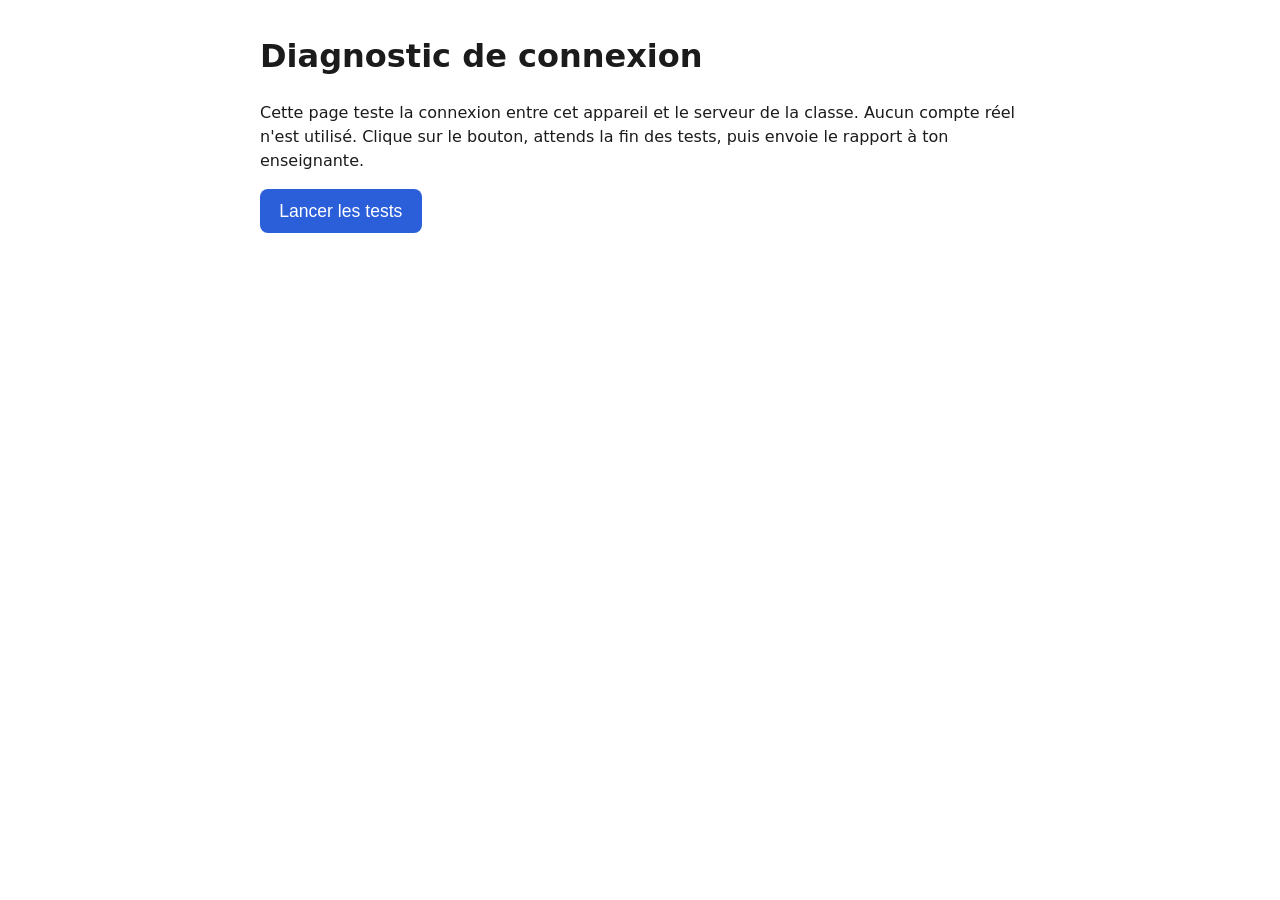
<file: diagnostic.html>
<!doctype html>
<html lang="fr">
<head>
<meta charset="utf-8">
<meta name="viewport" content="width=device-width,initial-scale=1">
<title>Diagnostic de connexion · Mille et une pièces</title>
<style>
body{font-family:system-ui,sans-serif;max-width:760px;margin:2rem auto;padding:0 1rem;line-height:1.5;color:#1b1b1b}
button{font-size:1.1rem;padding:.7rem 1.2rem;border-radius:8px;border:0;background:#2b5fd9;color:#fff;cursor:pointer}
button:disabled{opacity:.5}
table{border-collapse:collapse;width:100%;margin:1rem 0}
td,th{border:1px solid #ccc;padding:.45rem .6rem;text-align:left;vertical-align:top;font-size:.95rem}
.ok{color:#0a7a2f;font-weight:700}.ko{color:#b3261e;font-weight:700}
pre{background:#f4f4f4;padding:.8rem;border-radius:8px;white-space:pre-wrap;word-break:break-word}
</style>
</head>
<body>
<h1>Diagnostic de connexion</h1>
<p>Cette page teste la connexion entre cet appareil et le serveur de la classe. Aucun compte réel n'est utilisé. Clique sur le bouton, attends la fin des tests, puis envoie le rapport à ton enseignante.</p>
<button id="go">Lancer les tests</button>
<table id="res" hidden>
<thead><tr><th>Test</th><th>Résultat</th><th>Détail</th></tr></thead>
<tbody></tbody>
</table>
<div id="rep" hidden>
<button id="copy">Copier le rapport</button>
<pre id="txt"></pre>
</div>
<script>
'use strict';
const BASE='https://dcnfxwtszqeqfaxlbfbl.supabase.co';
const KEY='sb_publishable_UTy7pKbk6xnw6mjRoy08GQ_5OuU1ymE';
const FN=BASE+'/functions/v1/assiduite';
const fake={action:'student_login',first:'diag',last:'diag',password:'diagnostic-123'};

async function timed(url,opts){
  const ctl=new AbortController(),t=setTimeout(()=>ctl.abort(),15000),s=performance.now();
  try{
    const r=await fetch(url,{...opts,signal:ctl.signal,cache:'no-store'});
    let body='';try{body=(await r.text()).slice(0,120)}catch{}
    return {ok:true,status:r.status,ms:Math.round(performance.now()-s),body};
  }catch(e){
    return {ok:false,ms:Math.round(performance.now()-s),err:(e&&e.name==='AbortError')?'délai dépassé (15 s)':String(e&&e.message||e)};
  }finally{clearTimeout(t)}
}

const tests=[
 {name:'1. Service d\'authentification (GET)',
  run:()=>timed(BASE+'/auth/v1/health',{headers:{apikey:KEY}}),
  pass:r=>r.ok&&r.status===200},
 {name:'2. Fonction du serveur (GET)',
  run:()=>timed(FN,{method:'GET'}),
  pass:r=>r.ok&&r.status===405},
 {name:'3. Connexion test, format simple (POST sans vérification préalable)',
  run:()=>timed(FN,{method:'POST',headers:{'Content-Type':'text/plain;charset=UTF-8'},body:JSON.stringify(fake)}),
  pass:r=>r.ok&&r.status===401},
 {name:'4. Connexion test, format JSON (vérification puis POST)',
  run:()=>timed(FN,{method:'POST',headers:{apikey:KEY,'Content-Type':'application/json'},body:JSON.stringify(fake)}),
  pass:r=>r.ok&&r.status===401},
 {name:'5. Connexion test, format JSON (2e essai)',
  run:()=>timed(FN,{method:'POST',headers:{apikey:KEY,'Content-Type':'application/json'},body:JSON.stringify(fake)}),
  pass:r=>r.ok&&r.status===401}
];

const tbody=document.querySelector('#res tbody');
document.getElementById('go').onclick=async function(){
  this.disabled=true;tbody.textContent='';document.getElementById('res').hidden=false;
  const lines=['Rapport de diagnostic',
    'Date : '+new Date().toISOString(),
    'Appareil : '+navigator.userAgent,
    'En ligne : '+navigator.onLine,
    'Page : '+location.href,''];
  for(const t of tests){
    const r=await t.run(),good=t.pass(r);
    const tr=document.createElement('tr');
    const detail=r.ok?('code '+r.status+' · '+r.ms+' ms'+(r.body?' · '+r.body:'')):('ÉCHEC · '+r.ms+' ms · '+r.err);
    for(const [txt,cls] of [[t.name],[good?'Réussi':'Échec',good?'ok':'ko'],[detail]]){
      const td=document.createElement('td');td.textContent=txt;if(cls)td.className=cls;tr.append(td)
    }
    tbody.append(tr);
    lines.push((good?'[OK]    ':'[ÉCHEC] ')+t.name+' → '+detail);
  }
  lines.push('','Lecture : un test « Réussi » signifie que le serveur a répondu comme prévu.',
   'Un « Échec » avec un message du navigateur indique que la requête n\'a pas atteint le serveur.');
  document.getElementById('txt').textContent=lines.join('\n');
  document.getElementById('rep').hidden=false;this.disabled=false;
};
document.getElementById('copy').onclick=async function(){
  const t=document.getElementById('txt').textContent;
  try{await navigator.clipboard.writeText(t);this.textContent='Rapport copié'}
  catch{const r=document.createRange();r.selectNodeContents(document.getElementById('txt'));const s=getSelection();s.removeAllRanges();s.addRange(r);this.textContent='Sélectionné : fais Ctrl+C'}
};
</script>
</body>
</html>
</file>
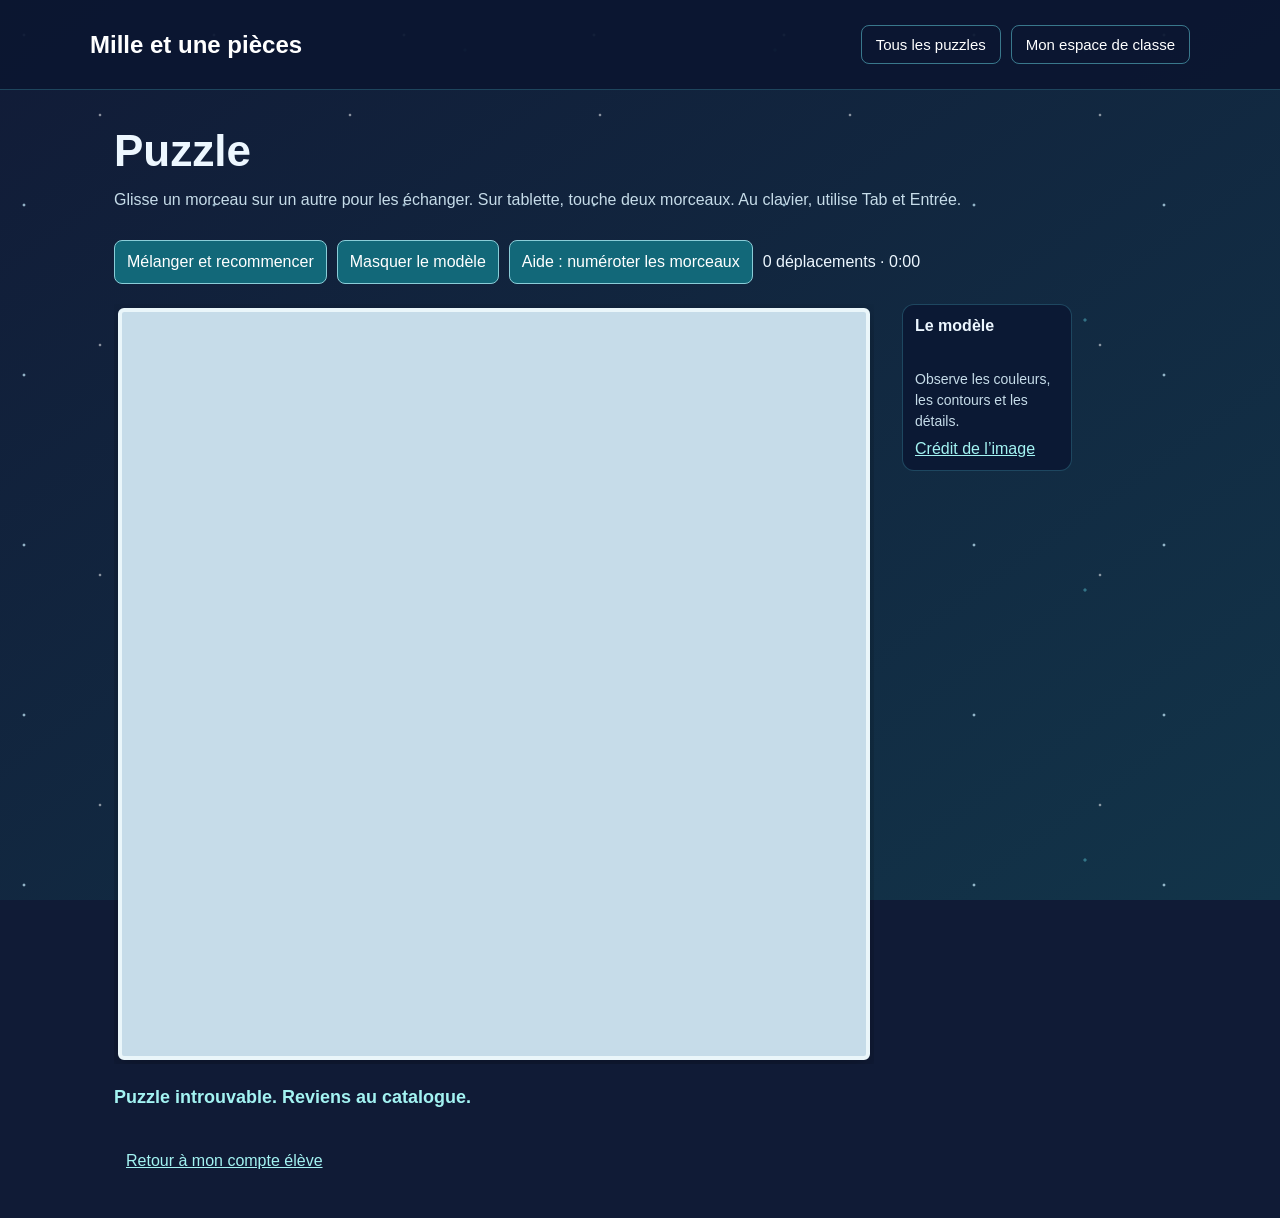
<file: puzzle.html>
<!doctype html>
<html lang="fr"><head><meta charset="utf-8"><meta name="viewport" content="width=device-width,initial-scale=1"><title>Puzzle · Mille et une pièces</title><link rel="stylesheet" href="style.css"><link rel="stylesheet" href="puzzle-photo.css"><script src="catalogue.js" defer></script><script src="puzzle-photo.js" defer></script><script src="resultat.js" defer></script></head><body><header class="site-header"><a class="brand" href="index.html">Mille et une pièces</a><nav><a href="index.html">Tous les puzzles</a><a href="classe.html">Mon espace de classe</a></nav></header><main><h1 id="puzzleTitle">Puzzle</h1><div id="puzzleMeta"></div><p class="instructions">Glisse un morceau sur un autre pour les échanger. Sur tablette, touche deux morceaux. Au clavier, utilise Tab et Entrée.</p><div class="tools"><button id="shuffle">Mélanger et recommencer</button><button id="model" aria-expanded="true">Masquer le modèle</button><button id="numbers" aria-pressed="false">Aide : numéroter les morceaux</button><span id="stats">0 déplacements · 0:00</span></div><div class="puzzle-layout"><div class="board-scroll" tabindex="0" aria-label="Zone du puzzle, défilement horizontal pour les grands niveaux"><div id="board" class="board" aria-label="Morceaux du puzzle"></div></div><aside><h2>Le modèle</h2><img id="preview" alt=""><p>Observe les couleurs, les contours et les détails.</p><a class="return-link" href="credits.html">Crédit de l’image</a></aside></div><p id="message" role="status" aria-live="polite"></p></main></body></html>
</file>
<file: style.css>
*{box-sizing:border-box}body{margin:0;background:#f8f9fc;color:#292333;font-family:Arial,sans-serif}header{background:#70243f;color:white;padding:25px max(24px,calc((100vw - 1100px)/2))}header b{font-size:22px;letter-spacing:.02em}main{max-width:1100px;margin:auto;padding:36px 24px}h1{font-size:clamp(30px,4vw,44px);margin:0 0 12px}p{font-size:18px;line-height:1.5;color:#5d5566;margin:0 0 28px}.grid{display:grid;grid-template-columns:repeat(3,1fr);gap:20px}.card{background:white;border:1px solid #e0dbe5;border-radius:18px;overflow:hidden;text-decoration:none;color:inherit;box-shadow:0 5px 18px #2b153008;transition:transform .18s,box-shadow .18s}.card:hover{transform:translateY(-5px);box-shadow:0 12px 26px #2b153019}.card:focus-visible{outline:4px solid #ca8f17;outline-offset:5px}.visual{aspect-ratio:1;position:relative;background:#e5edf4}.visual img{width:100%;height:100%;object-fit:cover}.visual span{position:absolute;right:12px;bottom:12px;border-radius:8px;background:#fffef3;padding:8px 12px;font-weight:bold}.placeholder{display:grid;place-items:center;height:100%;font-size:70px;background:#d7e5ec}.content{padding:20px}.meta{font-size:14px;color:#766779}h2{font-size:22px;margin:10px 0 20px}.play{background:#70243f;color:white;text-align:center;padding:13px 6px;border-radius:9px;font-weight:bold;font-size:16px}footer{margin-top:26px;font-size:16px;color:#6d6475}@media(max-width:900px){.grid{grid-template-columns:repeat(2,1fr)}}@media(max-width:500px){.grid{grid-template-columns:1fr}main{padding-top:24px}.visual{aspect-ratio:1.5}}.site-header{display:flex;justify-content:space-between;align-items:center;gap:20px;flex-wrap:wrap}.brand{font-size:24px;font-weight:bold;color:white;text-decoration:none}.site-header nav{display:flex;gap:10px;flex-wrap:wrap;justify-content:flex-end;margin-left:auto}.site-header nav a{color:white;text-decoration:none;border:1px solid #ffffff60;border-radius:8px;padding:10px 14px;font-size:15px}.site-header nav a:hover{background:#ffffff20}.intro{padding:10px 0 20px}.eyebrow{font-size:13px;font-weight:bold;letter-spacing:2px;color:#70243f;display:block;margin-bottom:16px}.level-nav{display:flex;gap:10px;flex-wrap:wrap;margin:0 0 30px}.level-nav a{background:#f0e5e9;color:#70243f;padding:12px 20px;border-radius:30px;text-decoration:none;font-weight:bold}#catalogue section{scroll-margin-top:20px;margin-bottom:48px}#catalogue h2{margin-bottom:8px}#catalogue section>p{font-size:16px;margin-bottom:18px}.content h3{font-size:21px;margin:12px 0 18px}a:focus-visible{outline:3px solid #edac25;outline-offset:3px}
/* Thème Ciel étoilé */
body{background-color:#101b36;background-image:radial-gradient(circle at 24px 35px,#c8eeffb3 1px,transparent 1.8px),radial-gradient(circle at 100px 115px,#ffffff80 1px,transparent 1.7px),radial-gradient(circle at 155px 50px,#65dbe966 1.2px,transparent 2px),linear-gradient(145deg,#111b37,#123449);background-size:190px 170px,250px 230px,310px 270px,100% 100%;background-attachment:fixed;color:#edf7ff}.site-header,header{background:#0b1631eF;border-bottom:1px solid #5dd8e83d}.site-header nav a{border-color:#68dae780}.site-header nav a:hover{background:#42c8dd26}.eyebrow{color:#8aebf0}.intro p,footer{color:#c6dce9}.level-nav a{background:#16475c;color:#c7faff;border:1px solid #4eabb880}.level-nav a:hover{background:#205e73}#catalogue section>p{color:#c6dce9}.card{color:#23334b;border-color:#b2dbe5;box-shadow:0 8px 24px #0003}.play{background:#126879}.card:hover{box-shadow:0 12px 28px #0005}a:focus-visible{outline-color:#7ce7f0}

.filters{display:flex;gap:18px;align-items:end;flex-wrap:wrap;margin:12px 0 24px;padding:20px;background:#0b1631cc;border:1px solid #5dd8e83d;border-radius:14px}.filters label{display:grid;gap:8px;font-weight:bold}.filters select{font:inherit;color:#24344b;background:#fff;padding:12px;border:1px solid #80b9c8;border-radius:8px;min-width:200px}.filters p{margin:0;padding:12px 0;font-size:15px;color:#c6dce9}.grid{grid-template-columns:repeat(4,minmax(0,1fr))}.visual{aspect-ratio:1}.content{padding:16px}.content h3{font-size:19px}.content .meta{line-height:1.5}footer a{color:#a3f3f2}[hidden]{display:none!important}@media(max-width:1000px){.grid{grid-template-columns:repeat(2,minmax(0,1fr))}}@media(max-width:550px){.grid{grid-template-columns:1fr}.filters{align-items:stretch}.filters label,.filters select{width:100%}}
</file>
<file: classe.css>
header{display:flex;justify-content:space-between;gap:16px}header a{color:white}main{max-width:960px}section,.classbox{background:#fff;border-radius:16px;padding:24px;margin:20px 0;box-shadow:0 3px 15px #0001}form{display:flex;flex-direction:column;gap:14px;max-width:500px}label{display:flex;flex-direction:column;gap:6px;font-weight:600}input,select,button{font:inherit;padding:12px;border-radius:8px}input,select{border:1px solid #aaa;width:100%}button{background:#762f4a;color:#fff;border:0;cursor:pointer}button:disabled{opacity:.55;cursor:wait}.secondary{background:#eee;color:#302431}.tabs,.top{display:flex;gap:14px;justify-content:space-between;align-items:center;flex-wrap:wrap}.tabs{justify-content:flex-start}.tabs button[aria-pressed=false]{background:#eee;color:#302431}#notice{white-space:pre-line;color:#762f4a;font-weight:bold}code{font-size:1.25em;letter-spacing:2px}li{margin:12px 0}li button{margin-left:12px;padding:6px 12px}a:focus-visible,button:focus-visible,input:focus-visible,select:focus-visible{outline:3px solid #edac25;outline-offset:3px}[hidden]{display:none!important}.classbox form{margin-top:20px}.puzzles{display:flex;gap:12px;flex-wrap:wrap}.puzzles a{background:#f7eff1;border-radius:8px;padding:14px;color:#762f4a}
.level-selectors{margin-top:24px}.level-selectors h3{margin-bottom:18px}.level-selectors{display:grid;grid-template-columns:repeat(2,minmax(0,1fr));gap:16px}.level-selectors>h3{grid-column:1/-1}.classbox .level-picker{margin:0;padding:18px;border:1px solid #e0dbe5;border-radius:12px;max-width:none;min-width:0;gap:12px}.level-picker h4{margin:0;font-size:18px}.level-picker p{font-size:15px;margin:0}.level-picker small{color:#6d6475}.numeric-up-down{display:flex;max-width:170px;gap:6px}.numeric-up-down input{width:110px}.numeric-up-down>div{display:flex;flex-direction:column;gap:3px}.numeric-up-down button{padding:4px 12px;font-size:14px}.picker-preview{width:100%;height:130px;object-fit:cover;border-radius:8px}.level-picker>a{color:#762f4a;font-weight:bold}.classbox .puzzles>div{display:flex;gap:8px;align-items:center;flex-wrap:wrap}@media(max-width:600px){.level-selectors{grid-template-columns:1fr}.classbox{padding:16px}section{padding:16px}.site-header nav a{padding:8px;font-size:14px}}
.student-row{padding:12px 0;border-bottom:1px solid #e0dbe5}.student-row>span{font-weight:600}.classbox .reset-password{background:#f8f2f4;padding:16px;border-radius:10px;max-width:500px}.reset-actions{display:flex;gap:10px;flex-wrap:wrap}.reset-password p{margin:0;font-size:16px;color:#762f4a}.student-row>button{font-size:14px}@media(max-width:500px){.student-row>button{display:block;margin:10px 0 0}}
.result-time{font-size:15px;color:#286d4c;display:block;margin:8px 0}.puzzles>div{min-width:180px}
.class-actions{display:flex;gap:10px;flex-wrap:wrap}.class-controls>p{font-size:16px;margin-bottom:12px}.danger{background:#a72d40;color:white}.class-roster{margin-top:24px;border:1px solid #e0dbe5;padding:16px;border-radius:12px}.class-roster summary{font-weight:bold;cursor:pointer;font-size:18px}.delete-class{background:#fff0f1;padding:16px;border-radius:12px}.delete-class p{font-size:16px;margin:0}.class-controls form{margin-bottom:20px}
.class-results{margin:24px 0;padding:18px;border:1px solid #e0dbe5;box-shadow:none}.table-note{font-size:15px;margin-bottom:14px}.table-scroll{overflow-x:auto;margin-top:16px}.class-results table{width:100%;border-collapse:collapse;font-size:15px;min-width:620px}.class-results caption{text-align:left;font-weight:bold;padding:10px 0}.class-results th,.class-results td{padding:12px;text-align:left;border-bottom:1px solid #e0dbe5;vertical-align:top}.class-results th{background:#f0e5e9;color:#70243f}.class-results tbody tr:nth-child(even){background:#faf8fb}
/* Surfaces lisibles sur le ciel étoilé */
#login,#dashboard{color:#26344b;background:#f8fcff}#notice{color:#a3f3f2}#dashboard h2,#login h2{color:#26344b}.classbox{color:#26344b;background:#fff;border:1px solid #d4e5ef}.classbox p,#login p{color:#526279}button{background:#126879}.secondary,.tabs button[aria-pressed=false]{background:#e6f1f5;color:#26344b}.tabs button[aria-pressed=true]{background:#126879}.danger{background:#a72d40}.level-picker>a,.puzzles a{color:#126879}.puzzles a{background:#eaf6fa}.class-results th{background:#def1f5;color:#124657}.class-results tbody tr:nth-child(even){background:#f3f9fc}.class-controls .delete-class{background:#fff0f1}.classbox .reset-password{background:#eff7fb}.reset-password p{color:#124657}
/* Progression élève et gestion des membres */
.progress-box{background:#fff;color:#26344b;border:1px solid #d4e5ef}.progress-box h2{color:#26344b}.progress-box>p{color:#526279}
.level-progress{margin:18px 0}.level-progress-head{display:flex;justify-content:space-between;gap:12px;margin-bottom:6px}
.level-progress progress{width:100%;height:14px;accent-color:#126879}
.progress-chips{display:flex;flex-wrap:wrap;gap:8px;margin-top:10px}.chip{font-size:14px;padding:6px 10px;border-radius:999px;background:#eef3f6;color:#526279;text-decoration:none}.chip.done{background:#dff3e8;color:#1d6b3a;font-weight:600}
.member-picker{max-width:none}.member-picker .check{flex-direction:row;align-items:center;gap:10px;font-weight:400}.member-picker .check input{width:auto}

/* Liste des classes et sections repliables */
.class-index{background:#fff;color:#26344b;border:1px solid #d4e5ef;padding:18px 22px}.class-index h3{margin:0 0 8px}.class-index ul{margin:0;padding-left:18px}.class-index li{margin:8px 0}.class-index a{color:#126879;font-weight:700}.index-meta{color:#526279}
.class-details>summary{cursor:pointer;font-weight:700;color:#126879;padding:10px 0;font-size:17px}.classbox.new-class{outline:3px solid #edac25;outline-offset:4px}

/* Panneau « Partager un puzzle » */
.share-panel{background:#fff;color:#26344b;border:1px solid #d4e5ef;padding:18px 22px}.share-panel h3{margin:0 0 14px}
.spin-row{display:grid;grid-template-columns:repeat(3,minmax(0,1fr));gap:14px}.spin{display:flex;flex-direction:column;gap:6px;min-width:0}.spin-label{font-weight:700;font-size:15px}
.spin-box{display:flex;align-items:stretch;border:1px solid #aab;border-radius:8px;overflow:hidden;background:#fff}.spin-box output{flex:1;min-width:0;padding:10px 12px;font-weight:600;white-space:nowrap;overflow:hidden;text-overflow:ellipsis;align-self:center}
.spin-arrows{display:flex;flex-direction:column}.spin-arrows button{padding:2px 12px;border-radius:0;font-size:13px}.spin:focus-visible{outline:3px solid #edac25;outline-offset:3px;border-radius:8px}
.share-card{display:grid;grid-template-columns:160px 1fr;gap:16px;align-items:center;margin-top:16px}.share-card img{width:160px;height:160px;object-fit:cover;border-radius:12px}.share-card p{display:flex;flex-direction:column;gap:4px;margin:0;color:#26344b}.share-card strong{font-size:19px}.share-card button{grid-column:1/-1}
@media(max-width:600px){.spin-row{grid-template-columns:1fr}.share-card{grid-template-columns:110px 1fr}.share-card img{width:110px;height:110px}}

/* Images du thème choisi */
.theme-gallery{display:grid;grid-template-columns:repeat(6,minmax(0,1fr));gap:10px;margin-top:16px}
.theme-gallery .thumb{display:flex;flex-direction:column;gap:6px;padding:6px;background:#eef5f8;color:#26344b;border:2px solid transparent;border-radius:10px;font-size:13px;font-weight:600;position:relative}
.theme-gallery .thumb img{width:100%;aspect-ratio:1;object-fit:cover;border-radius:7px}
.theme-gallery .thumb.selected{border-color:#126879;background:#dff1f6}
.theme-gallery .thumb em{position:absolute;top:10px;left:10px;font-style:normal;font-size:12px;background:#1d6b3a;color:#fff;padding:2px 7px;border-radius:999px}
@media(max-width:700px){.theme-gallery{grid-template-columns:repeat(3,minmax(0,1fr))}}

/* Espace élève */
.student-total{font-size:18px;font-weight:700;color:#26344b;background:#fff;border:1px solid #d4e5ef;border-radius:12px;padding:12px 16px}
.student-class>summary{cursor:pointer;font-size:20px;font-weight:700;color:#126879;padding:4px 0}
.student-table{width:100%;border-collapse:collapse;font-size:15px;min-width:520px;margin-top:12px}.student-table th,.student-table td{padding:10px;border-bottom:1px solid #e0dbe5;text-align:left;vertical-align:middle}
.student-table th{background:#def1f5;color:#124657}.student-table a{display:flex;align-items:center;gap:10px;color:#126879;font-weight:600}.student-table img{width:56px;height:42px;object-fit:cover;border-radius:6px}
.student-table .ok{color:#1d6b3a;font-weight:700}.student-table .todo{color:#8a6a2a}.student-table .stars{color:#e3a008;font-size:20px;letter-spacing:2px}

/* Sign-in shared with Assiduité and TEJ2O */
.pz-lead{font-size:17px;margin:0 0 16px}
.pz-panel{background:#fbf7f9;border:1px solid #e6d9df;border-radius:14px;padding:18px;margin:18px 0}
.pz-panel ol{margin:8px 0;padding-left:22px}.pz-panel li{margin:6px 0}
.roles{display:grid;grid-template-columns:repeat(auto-fit,minmax(240px,1fr));gap:16px}
.role{text-align:left;background:#fff;color:#292333;border:2px solid #e6d9df;border-radius:16px;padding:22px;display:flex;flex-direction:column;gap:6px;font-weight:400}
.role:hover,.role:focus-visible{border-color:#762f4a}.role b{font-size:21px;color:#762f4a}.role .ico{font-size:40px}
.pz-login{max-width:480px}.pz-login h2{margin:12px 0 6px}.pz-login p{font-size:16px;margin:0 0 14px}.pz-liens{line-height:1.9}
button.link{background:none;color:#762f4a;padding:0;text-decoration:underline;font-weight:700}
.pz-msg{padding:10px 12px;border-radius:10px;margin:10px 0;white-space:pre-wrap;font-weight:600}.pz-msg.ok{background:#e3f4e8;color:#1d6b38}.pz-msg.err{background:#fbe4e4;color:#9b1c2c}
.pz-q{background:#f7eff1;border-radius:8px;padding:10px}
.pz-tabs{display:flex;gap:8px;flex-wrap:wrap;margin:10px 0}.pz-tab{background:#e6f1f5;color:#26344b}.pz-tab.on{background:#126879;color:#fff}
.small{padding:6px 10px;font-size:14px}
.fiche-fond{position:fixed;inset:0;background:#000a;display:grid;place-items:center;padding:16px;z-index:50}
.fiche{background:#fff;border-radius:18px;padding:26px;max-width:420px;width:100%;text-align:center}.fiche .mdp{font:800 34px ui-monospace,Consolas,monospace;letter-spacing:2px;color:#762f4a;margin:12px 0}
.guide h2{font-size:21px;margin:0 0 6px}
.g-etapes{list-style:none;margin:0 0 12px;padding:0;display:flex;flex-direction:column;gap:8px}
.g-etapes li{display:grid;grid-template-columns:34px minmax(0,1fr);gap:10px;align-items:center;padding:9px 10px;border:1.5px solid #e6d9df;border-radius:10px;background:#fff;margin:0}
.g-etapes li.g-actif{border-color:#e8553d;background:#fdece8}
.g-num{width:32px;height:32px;border-radius:50%;background:#762f4a;color:#fff;display:grid;place-items:center;font-weight:800}
.g-chip{display:inline-block;background:#f7eff1;border:1.5px solid #762f4a;border-radius:7px;padding:0 8px;font-weight:700}
.g-voir{grid-column:2;justify-self:start;margin:0}
.g-fleche{position:absolute;z-index:1000;pointer-events:none;display:flex;flex-direction:column;align-items:center;gap:2px;animation:g-saut .6s ease-in-out infinite alternate}
.g-fleche.dessous{flex-direction:column-reverse;animation-name:g-saut2}.g-fleche.dessous svg{transform:rotate(180deg)}
.g-bulle{background:#e8553d;color:#fff;font-weight:700;font-size:14px;border-radius:999px;padding:3px 12px;white-space:nowrap;box-shadow:0 2px 6px rgba(0,0,0,.35)}
.g-cible{outline:4px solid #e8553d!important;outline-offset:3px}
@keyframes g-saut{from{transform:translateY(0)}to{transform:translateY(-8px)}}@keyframes g-saut2{from{transform:translateY(0)}to{transform:translateY(8px)}}
@media(prefers-reduced-motion:reduce){.g-fleche{animation:none}}
</file>
<file: puzzle-photo.css>
.puzzle-layout{display:grid;grid-template-columns:minmax(0,760px) 170px;gap:28px;align-items:start}.board-scroll{overflow:auto;padding:4px}.board{display:grid;grid-template-columns:repeat(var(--n),1fr);grid-template-rows:repeat(var(--n),1fr);aspect-ratio:var(--ratio,1);gap:2px;background:#c6dce9;border:4px solid #eaf6fa;border-radius:6px;box-shadow:0 8px 24px #0004}.piece{min-width:0;min-height:0;padding:0;border:0;border-radius:0;background-color:#08122a;font:700 13px Arial;color:white;text-shadow:0 1px 3px black,0 0 6px black;cursor:pointer;touch-action:manipulation}.piece.selected{outline:4px solid #ffd049;outline-offset:-4px}.piece:focus-visible{outline:3px solid #ffd049;outline-offset:-3px}.piece.over{opacity:.5}.tools{display:flex;gap:10px;flex-wrap:wrap;align-items:center;margin:20px 0}.tools button{background:#126879;border:1px solid #8acdd8;color:white;padding:12px;font:inherit;border-radius:8px;cursor:pointer}.tools button:focus-visible{outline:3px solid #ffd049;outline-offset:3px}#stats{font-variant-numeric:tabular-nums}.puzzle-layout aside{background:#0b1631cc;padding:12px;border:1px solid #5dd8e83d;border-radius:12px}.puzzle-layout aside img{width:100%;border-radius:8px}.puzzle-layout aside h2{font-size:16px;margin:0 0 8px}.puzzle-layout aside p{font-size:14px;color:#c6dce9;margin:8px 0}.instructions{font-size:16px;color:#c6dce9}#message{color:#a3f3f2;font-weight:bold;margin-top:20px;min-height:28px}.return-link{color:#a3f3f2}#puzzleMeta{color:#a3f3f2}@media(max-width:850px){.puzzle-layout{grid-template-columns:1fr}.puzzle-layout aside{max-width:200px;order:-1}.large-board{min-width:460px}.board-scroll{max-width:100%}}@media(prefers-reduced-motion:reduce){*{transition:none!important}}

.result-area p{color:#c6dce9}.result-area button{font:inherit;padding:12px;border-radius:8px;border:1px solid #8acdd8;background:#126879;color:white;cursor:pointer}
</file>
